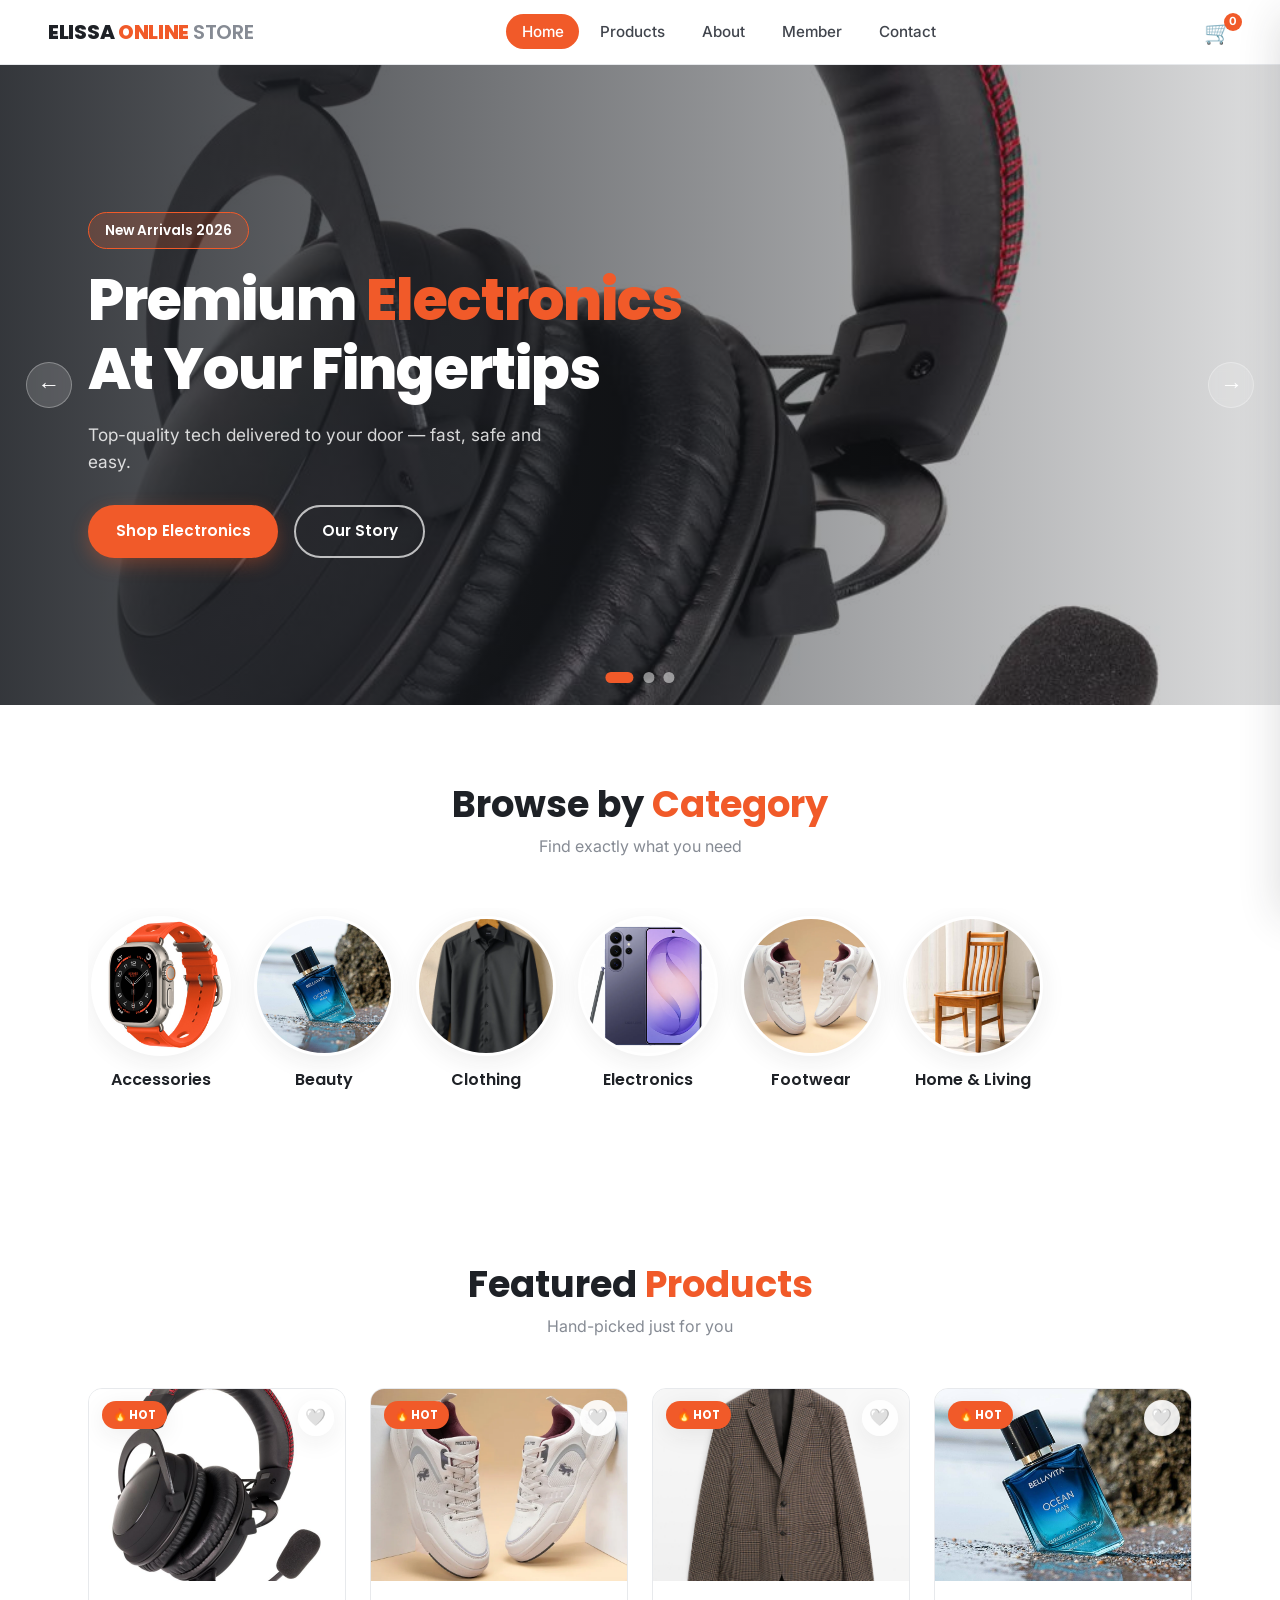
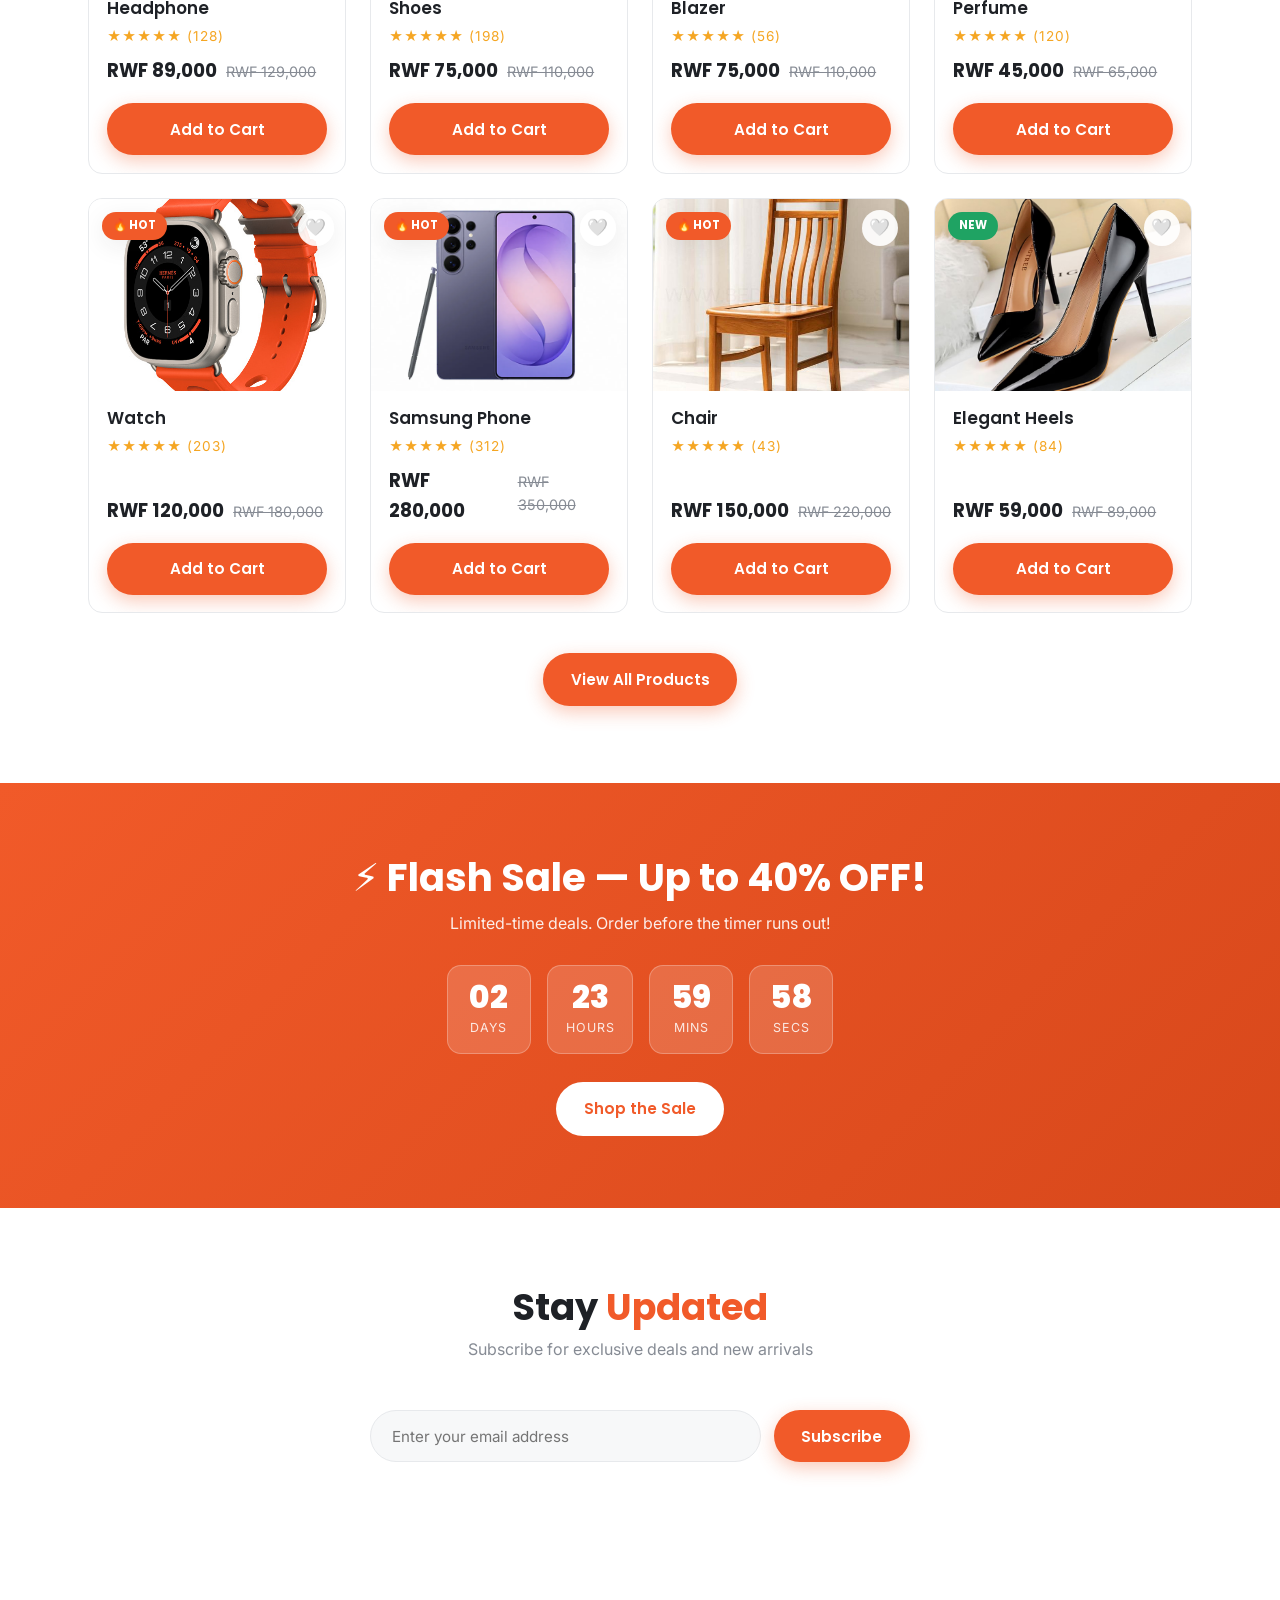
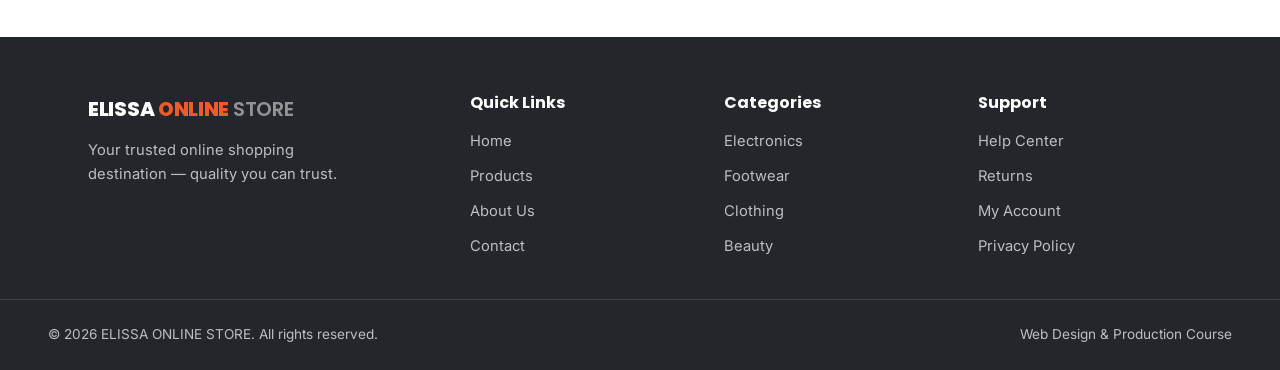
<file: index.html>
<!DOCTYPE html>
<html lang="en">
<head>
  <meta charset="UTF-8">
  <meta name="viewport" content="width=device-width, initial-scale=1.0">
  <title>ELISSA ONLINE STORE — Home</title>
  <link rel="stylesheet" href="css/global.css">
  <link rel="stylesheet" href="css/index.css">
</head>
<body>

  <!-- ===================== NAVBAR ===================== -->
  <nav class="navbar">
    <a href="index.html" class="logo">ELISSA <span>ONLINE</span> <em>STORE</em></a>

    <ul class="nav-links">
      <li><a href="index.html" class="active">Home</a></li>
      <li><a href="products.html">Products</a></li>
      <li><a href="about.html">About</a></li>
      <li><a href="member.html">Member</a></li>
      <li><a href="contact.html">Contact</a></li>
    </ul>

    <div class="nav-right">
      <a href="#" class="cart-icon" id="cartBtn" aria-label="Open cart">
        🛒<span class="cart-count">0</span>
      </a>
      <div class="hamburger" aria-label="Menu">
        <span></span><span></span><span></span>
      </div>
    </div>
  </nav>

  <!-- ===================== HERO SLIDER ===================== -->
  <section class="hero">
    <div class="hero-slides">

      <div class="hero-slide active" style="background-image: url('images/electronics/headphone.jpg')">
        <div class="hero-overlay"></div>
        <div class="hero-content">
          <span class="hero-tag">New Arrivals 2026</span>
          <h1>Premium <span>Electronics</span><br>At Your Fingertips</h1>
          <p>Top-quality tech delivered to your door — fast, safe and easy.</p>
          <div class="hero-btns">
            <a href="products.html?cat=electronics" class="btn btn-orange">Shop Electronics</a>
            <a href="about.html" class="btn btn-outline">Our Story</a>
          </div>
        </div>
      </div>

      <div class="hero-slide" style="background-image: url('images/footwear/shoes.webp')">
        <div class="hero-overlay"></div>
        <div class="hero-content">
          <span class="hero-tag">Trending Now</span>
          <h1>Step Into <span>Style</span><br>With Every Step</h1>
          <p>From boots to elegant heels — the perfect pair for every occasion.</p>
          <div class="hero-btns">
            <a href="products.html?cat=footwear" class="btn btn-orange">Shop Footwear</a>
            <a href="about.html" class="btn btn-outline">Learn More</a>
          </div>
        </div>
      </div>

      <div class="hero-slide" style="background-image: url('images/clothing/blazer.jpg')">
        <div class="hero-overlay"></div>
        <div class="hero-content">
          <span class="hero-tag">Fashion Collection</span>
          <h1>Dress To <span>Impress</span><br>Every Single Day</h1>
          <p>Modern, stylish and affordable clothing for everyone.</p>
          <div class="hero-btns">
            <a href="products.html?cat=clothing" class="btn btn-orange">Shop Clothing</a>
            <a href="about.html" class="btn btn-outline">Learn More</a>
          </div>
        </div>
      </div>

    </div>

    <!-- slide dots (wired in index.js) -->
    <div class="hero-dots">
      <span class="dot active" data-slide="0"></span>
      <span class="dot" data-slide="1"></span>
      <span class="dot" data-slide="2"></span>
    </div>

    <!-- slide arrows (wired in index.js) -->
    <button class="hero-arrow left" id="heroPrev" aria-label="Previous slide">&#8592;</button>
    <button class="hero-arrow right" id="heroNext" aria-label="Next slide">&#8594;</button>
  </section>

  <!-- ===================== BROWSE BY CATEGORY ===================== -->
  <section class="categories-section">
    <div class="section-title">
      <h2>Browse by <span>Category</span></h2>
      <p>Find exactly what you need</p>
    </div>

    <div class="categories-scroll">
      <a href="products.html?cat=accessories" class="cat-card">
        <div class="cat-img"><img src="images/accessories/watch.jpg" alt="Accessories"></div>
        <h3>Accessories</h3>
      </a>
      <a href="products.html?cat=beauty" class="cat-card">
        <div class="cat-img"><img src="images/beauty/perfume.jpg" alt="Beauty"></div>
        <h3>Beauty</h3>
      </a>
      <a href="products.html?cat=clothing" class="cat-card">
        <div class="cat-img"><img src="images/clothing/shirt.webp" alt="Clothing"></div>
        <h3>Clothing</h3>
      </a>
      <a href="products.html?cat=electronics" class="cat-card">
        <div class="cat-img"><img src="images/electronics/samsung.webp" alt="Electronics"></div>
        <h3>Electronics</h3>
      </a>
      <a href="products.html?cat=footwear" class="cat-card">
        <div class="cat-img"><img src="images/footwear/shoes.webp" alt="Footwear"></div>
        <h3>Footwear</h3>
      </a>
      <a href="products.html?cat=home" class="cat-card">
        <div class="cat-img"><img src="images/home&living/chair.jpg" alt="Home & Living"></div>
        <h3>Home &amp; Living</h3>
      </a>
    </div>
  </section>

  <!-- ===================== FEATURED PRODUCTS ===================== -->
  <section class="featured-section">
    <div class="section-title">
      <h2>Featured <span>Products</span></h2>
      <p>Hand-picked just for you</p>
    </div>

    <!-- Cards are generated by index.js from the catalog in global.js -->
    <div class="products-grid" id="featuredGrid"></div>

    <div class="featured-cta">
      <a href="products.html" class="btn btn-orange">View All Products</a>
    </div>
  </section>

  <!-- ===================== FLASH SALE / COUNTDOWN ===================== -->
  <section class="promo-section">
    <div class="promo-content">
      <h2>⚡ Flash Sale — Up to 40% OFF!</h2>
      <p>Limited-time deals. Order before the timer runs out!</p>
      <div class="countdown">
        <div class="cd-box"><span class="num" id="days">00</span><span class="lbl">Days</span></div>
        <div class="cd-box"><span class="num" id="hours">00</span><span class="lbl">Hours</span></div>
        <div class="cd-box"><span class="num" id="minutes">00</span><span class="lbl">Mins</span></div>
        <div class="cd-box"><span class="num" id="seconds">00</span><span class="lbl">Secs</span></div>
      </div>
      <a href="products.html" class="btn btn-white">Shop the Sale</a>
    </div>
  </section>

  <!-- ===================== NEWSLETTER ===================== -->
  <section class="newsletter-section">
    <div class="section-title">
      <h2>Stay <span>Updated</span></h2>
      <p>Subscribe for exclusive deals and new arrivals</p>
    </div>
    <form class="nl-form" id="newsletterForm" novalidate>
      <input type="email" id="nlEmail" placeholder="Enter your email address" required>
      <button type="submit" class="btn btn-orange">Subscribe</button>
    </form>
    <p class="nl-message" id="nlMessage"></p>
  </section>

  <!-- ===================== FOOTER ===================== -->
  <footer>
    <div class="footer-grid">
      <div class="footer-brand">
        <a href="index.html" class="logo">ELISSA <span>ONLINE</span> <em>STORE</em></a>
        <p>Your trusted online shopping destination — quality you can trust.</p>
      </div>
      <div class="footer-col">
        <h4>Quick Links</h4>
        <ul>
          <li><a href="index.html">Home</a></li>
          <li><a href="products.html">Products</a></li>
          <li><a href="about.html">About Us</a></li>
          <li><a href="contact.html">Contact</a></li>
        </ul>
      </div>
      <div class="footer-col">
        <h4>Categories</h4>
        <ul>
          <li><a href="products.html?cat=electronics">Electronics</a></li>
          <li><a href="products.html?cat=footwear">Footwear</a></li>
          <li><a href="products.html?cat=clothing">Clothing</a></li>
          <li><a href="products.html?cat=beauty">Beauty</a></li>
        </ul>
      </div>
      <div class="footer-col">
        <h4>Support</h4>
        <ul>
          <li><a href="contact.html">Help Center</a></li>
          <li><a href="contact.html">Returns</a></li>
          <li><a href="member.html">My Account</a></li>
          <li><a href="contact.html">Privacy Policy</a></li>
        </ul>
      </div>
    </div>
    <div class="footer-bottom">
      <p>© 2026 ELISSA ONLINE STORE. All rights reserved.</p>
      <p>Web Design &amp; Production Course</p>
    </div>
  </footer>

  <!-- ===================== SCRIPTS ===================== -->
  <script src="js/global.js"></script>
  <script src="js/index.js"></script>
</body>
</html>
</file>
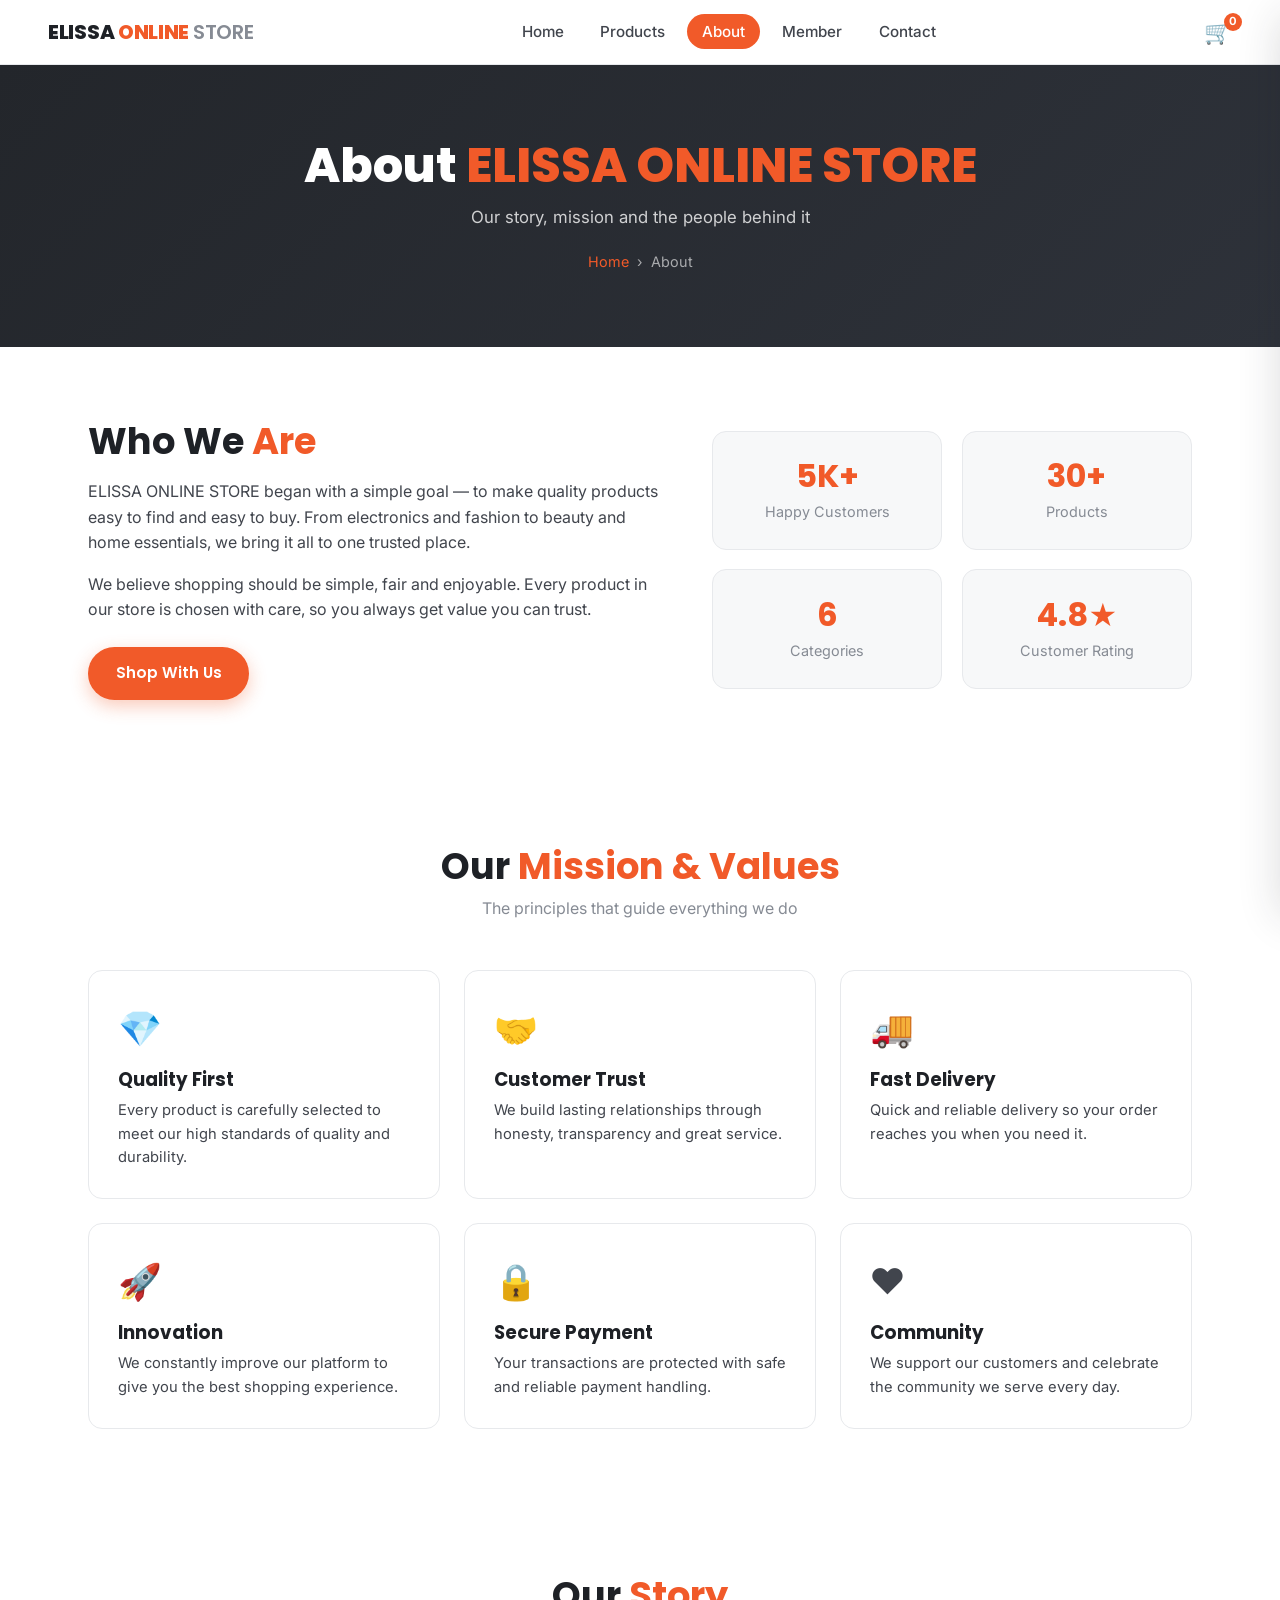
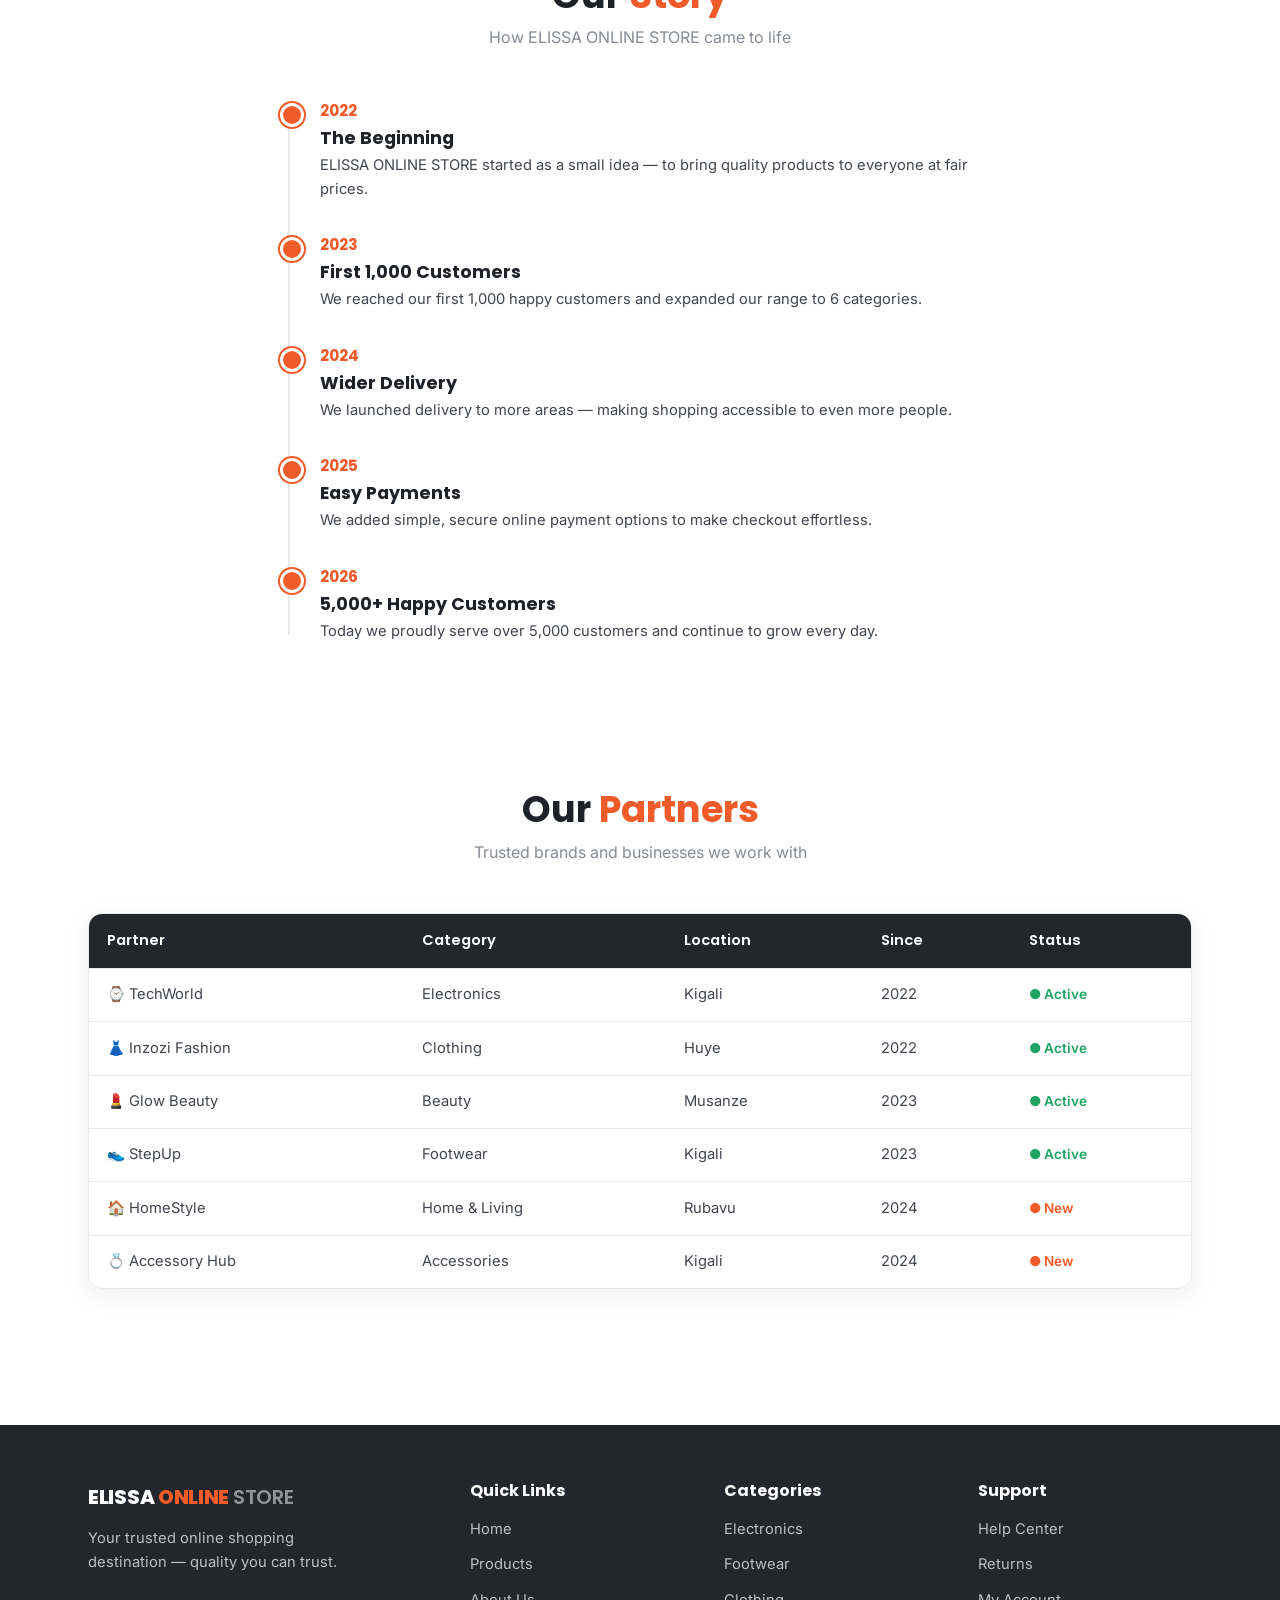
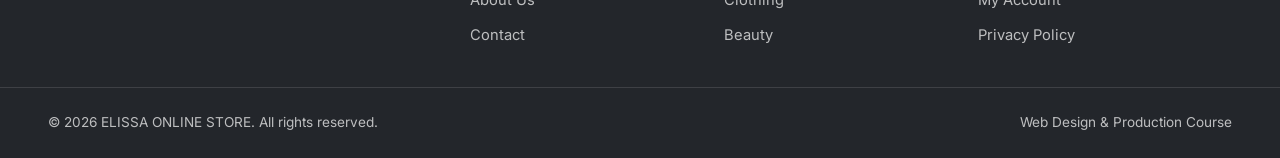
<file: about.html>
<!DOCTYPE html>
<html lang="en">
<head>
  <meta charset="UTF-8">
  <meta name="viewport" content="width=device-width, initial-scale=1.0">
  <title>ELISSA ONLINE STORE — About</title>
  <link rel="stylesheet" href="css/global.css">
  <link rel="stylesheet" href="css/about.css">
</head>
<body>

  <!-- ===================== NAVBAR ===================== -->
  <nav class="navbar">
    <a href="index.html" class="logo">ELISSA <span>ONLINE</span> <em>STORE</em></a>
    <ul class="nav-links">
      <li><a href="index.html">Home</a></li>
      <li><a href="products.html">Products</a></li>
      <li><a href="about.html" class="active">About</a></li>
      <li><a href="member.html">Member</a></li>
      <li><a href="contact.html">Contact</a></li>
    </ul>
    <div class="nav-right">
      <a href="#" class="cart-icon" id="cartBtn" aria-label="Open cart">
        🛒<span class="cart-count">0</span>
      </a>
      <div class="hamburger" aria-label="Menu">
        <span></span><span></span><span></span>
      </div>
    </div>
  </nav>

  <!-- ===================== PAGE HEADER ===================== -->
  <div class="page-header">
    <h1>About <span>ELISSA ONLINE STORE</span></h1>
    <p>Our story, mission and the people behind it</p>
    <div class="breadcrumb">
      <a href="index.html">Home</a>
      <span>›</span>
      <span>About</span>
    </div>
  </div>

  <!-- ===================== WHO WE ARE ===================== -->
  <section class="about-section reveal">
    <div class="about-grid">
      <div class="about-text">
        <h2>Who We <span>Are</span></h2>
        <p>ELISSA ONLINE STORE began with a simple goal — to make quality products easy to find and easy to buy. From electronics and fashion to beauty and home essentials, we bring it all to one trusted place.</p>
        <p>We believe shopping should be simple, fair and enjoyable. Every product in our store is chosen with care, so you always get value you can trust.</p>
        <a href="products.html" class="btn btn-orange">Shop With Us</a>
      </div>
      <div class="about-stats">
        <div class="stat-box"><h3>5K+</h3><p>Happy Customers</p></div>
        <div class="stat-box"><h3>30+</h3><p>Products</p></div>
        <div class="stat-box"><h3>6</h3><p>Categories</p></div>
        <div class="stat-box"><h3>4.8★</h3><p>Customer Rating</p></div>
      </div>
    </div>
  </section>

  <!-- ===================== MISSION & VALUES ===================== -->
  <section class="mission-section reveal">
    <div class="section-title">
      <h2>Our <span>Mission &amp; Values</span></h2>
      <p>The principles that guide everything we do</p>
    </div>
    <div class="mission-grid">
      <div class="mission-card">
        <div class="mission-icon">💎</div>
        <h3>Quality First</h3>
        <p>Every product is carefully selected to meet our high standards of quality and durability.</p>
      </div>
      <div class="mission-card">
        <div class="mission-icon">🤝</div>
        <h3>Customer Trust</h3>
        <p>We build lasting relationships through honesty, transparency and great service.</p>
      </div>
      <div class="mission-card">
        <div class="mission-icon">🚚</div>
        <h3>Fast Delivery</h3>
        <p>Quick and reliable delivery so your order reaches you when you need it.</p>
      </div>
      <div class="mission-card">
        <div class="mission-icon">🚀</div>
        <h3>Innovation</h3>
        <p>We constantly improve our platform to give you the best shopping experience.</p>
      </div>
      <div class="mission-card">
        <div class="mission-icon">🔒</div>
        <h3>Secure Payment</h3>
        <p>Your transactions are protected with safe and reliable payment handling.</p>
      </div>
      <div class="mission-card">
        <div class="mission-icon">❤️</div>
        <h3>Community</h3>
        <p>We support our customers and celebrate the community we serve every day.</p>
      </div>
    </div>
  </section>

  <!-- ===================== OUR STORY ===================== -->
  <section class="story-section reveal">
    <div class="section-title">
      <h2>Our <span>Story</span></h2>
      <p>How ELISSA ONLINE STORE came to life</p>
    </div>
    <div class="story-timeline">
      <div class="story-item">
        <div class="story-year">2022</div>
        <div class="story-text">
          <h4>The Beginning</h4>
          <p>ELISSA ONLINE STORE started as a small idea — to bring quality products to everyone at fair prices.</p>
        </div>
      </div>
      <div class="story-item">
        <div class="story-year">2023</div>
        <div class="story-text">
          <h4>First 1,000 Customers</h4>
          <p>We reached our first 1,000 happy customers and expanded our range to 6 categories.</p>
        </div>
      </div>
      <div class="story-item">
        <div class="story-year">2024</div>
        <div class="story-text">
          <h4>Wider Delivery</h4>
          <p>We launched delivery to more areas — making shopping accessible to even more people.</p>
        </div>
      </div>
      <div class="story-item">
        <div class="story-year">2025</div>
        <div class="story-text">
          <h4>Easy Payments</h4>
          <p>We added simple, secure online payment options to make checkout effortless.</p>
        </div>
      </div>
      <div class="story-item">
        <div class="story-year">2026</div>
        <div class="story-text">
          <h4>5,000+ Happy Customers</h4>
          <p>Today we proudly serve over 5,000 customers and continue to grow every day.</p>
        </div>
      </div>
    </div>
  </section>

  <!-- ===================== PARTNERS TABLE ===================== -->
  <section class="partners-section reveal">
    <div class="section-title">
      <h2>Our <span>Partners</span></h2>
      <p>Trusted brands and businesses we work with</p>
    </div>
    <div class="table-wrapper">
      <table class="partners-table">
        <thead>
          <tr>
            <th>Partner</th>
            <th>Category</th>
            <th>Location</th>
            <th>Since</th>
            <th>Status</th>
          </tr>
        </thead>
        <tbody>
          <tr>
            <td>⌚ TechWorld</td>
            <td>Electronics</td>
            <td>Kigali</td>
            <td>2022</td>
            <td><span class="status-active">● Active</span></td>
          </tr>
          <tr>
            <td>👗 Inzozi Fashion</td>
            <td>Clothing</td>
            <td>Huye</td>
            <td>2022</td>
            <td><span class="status-active">● Active</span></td>
          </tr>
          <tr>
            <td>💄 Glow Beauty</td>
            <td>Beauty</td>
            <td>Musanze</td>
            <td>2023</td>
            <td><span class="status-active">● Active</span></td>
          </tr>
          <tr>
            <td>👟 StepUp</td>
            <td>Footwear</td>
            <td>Kigali</td>
            <td>2023</td>
            <td><span class="status-active">● Active</span></td>
          </tr>
          <tr>
            <td>🏠 HomeStyle</td>
            <td>Home &amp; Living</td>
            <td>Rubavu</td>
            <td>2024</td>
            <td><span class="status-new">● New</span></td>
          </tr>
          <tr>
            <td>💍 Accessory Hub</td>
            <td>Accessories</td>
            <td>Kigali</td>
            <td>2024</td>
            <td><span class="status-new">● New</span></td>
          </tr>
        </tbody>
      </table>
    </div>
  </section>

  <!-- ===================== FOOTER ===================== -->
  <footer>
    <div class="footer-grid">
      <div class="footer-brand">
        <a href="index.html" class="logo">ELISSA <span>ONLINE</span> <em>STORE</em></a>
        <p>Your trusted online shopping destination — quality you can trust.</p>
      </div>
      <div class="footer-col">
        <h4>Quick Links</h4>
        <ul>
          <li><a href="index.html">Home</a></li>
          <li><a href="products.html">Products</a></li>
          <li><a href="about.html">About Us</a></li>
          <li><a href="contact.html">Contact</a></li>
        </ul>
      </div>
      <div class="footer-col">
        <h4>Categories</h4>
        <ul>
          <li><a href="products.html?cat=electronics">Electronics</a></li>
          <li><a href="products.html?cat=footwear">Footwear</a></li>
          <li><a href="products.html?cat=clothing">Clothing</a></li>
          <li><a href="products.html?cat=beauty">Beauty</a></li>
        </ul>
      </div>
      <div class="footer-col">
        <h4>Support</h4>
        <ul>
          <li><a href="contact.html">Help Center</a></li>
          <li><a href="contact.html">Returns</a></li>
          <li><a href="member.html">My Account</a></li>
          <li><a href="contact.html">Privacy Policy</a></li>
        </ul>
      </div>
    </div>
    <div class="footer-bottom">
      <p>© 2026 ELISSA ONLINE STORE. All rights reserved.</p>
      <p>Web Design &amp; Production Course</p>
    </div>
  </footer>

  <!-- ===================== SCRIPTS ===================== -->
  <script src="js/global.js"></script>
  <script src="js/about.js"></script>
</body>
</html>
</file>
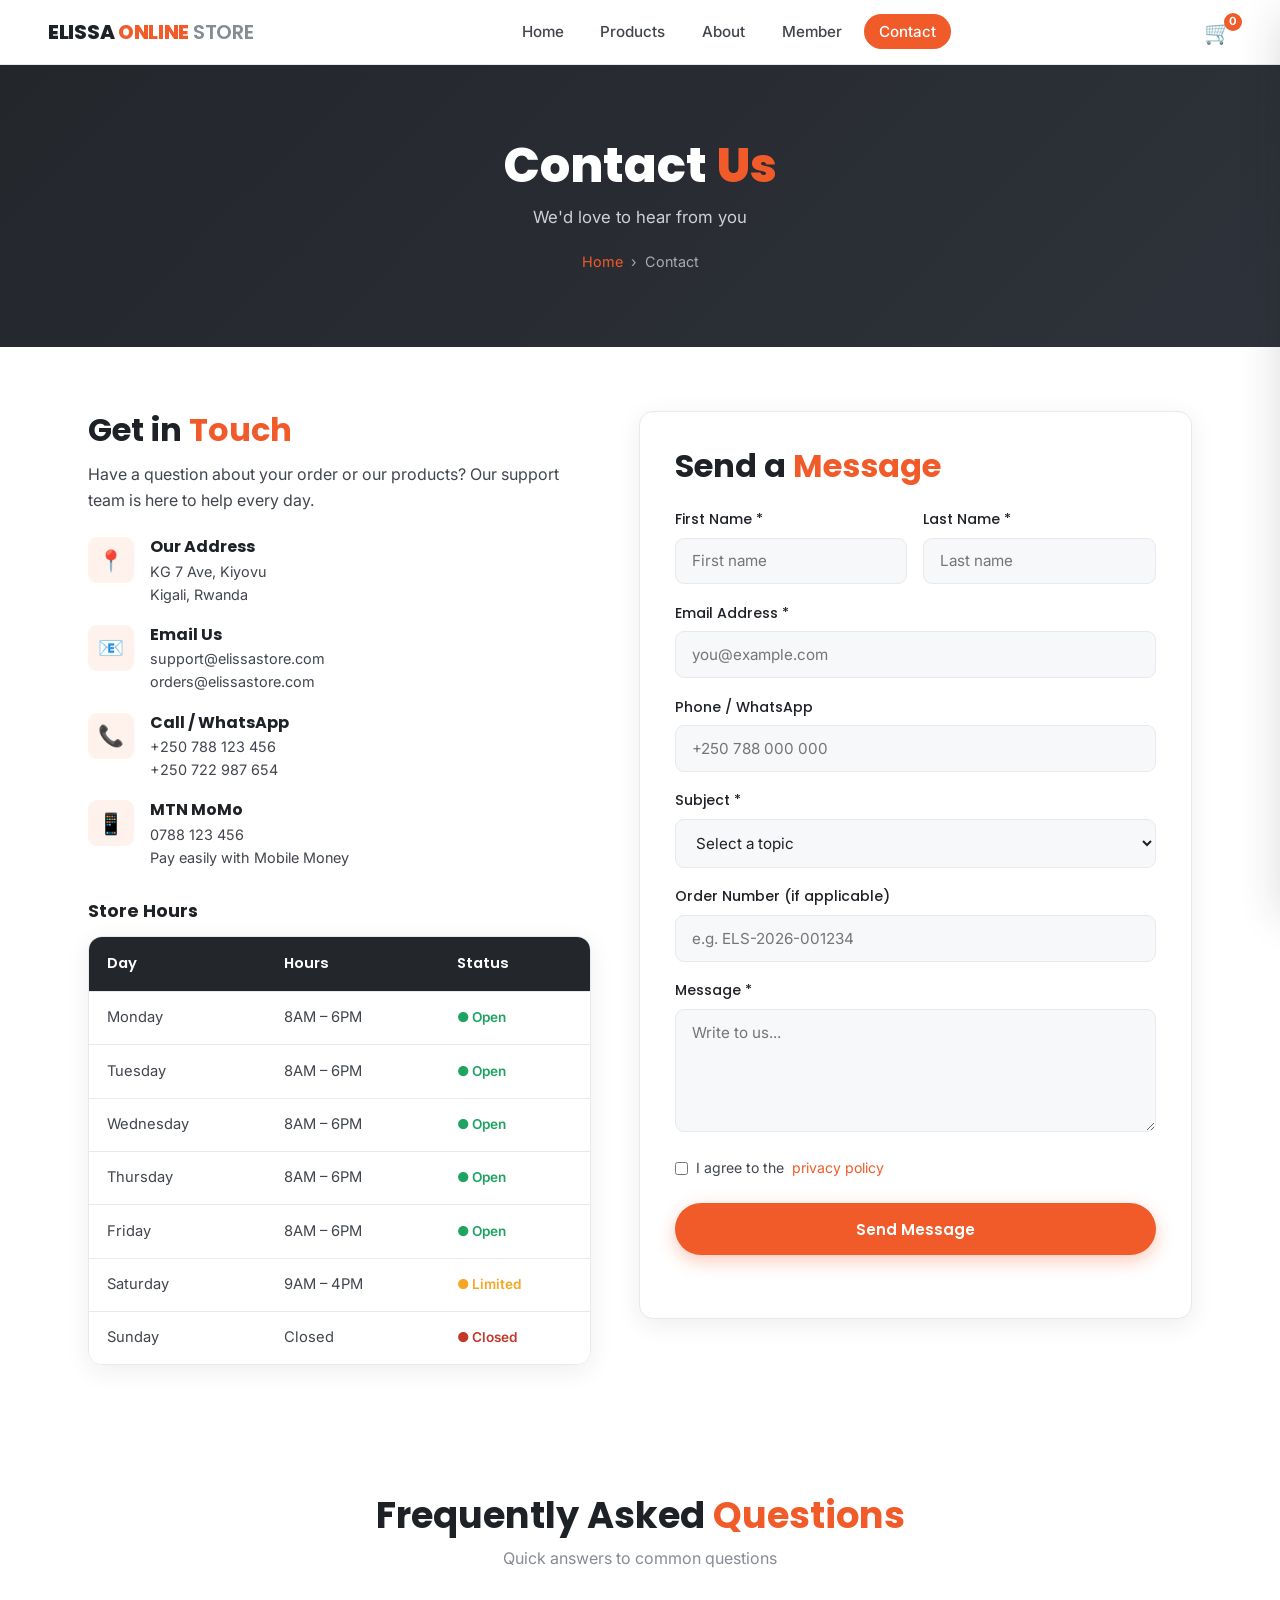
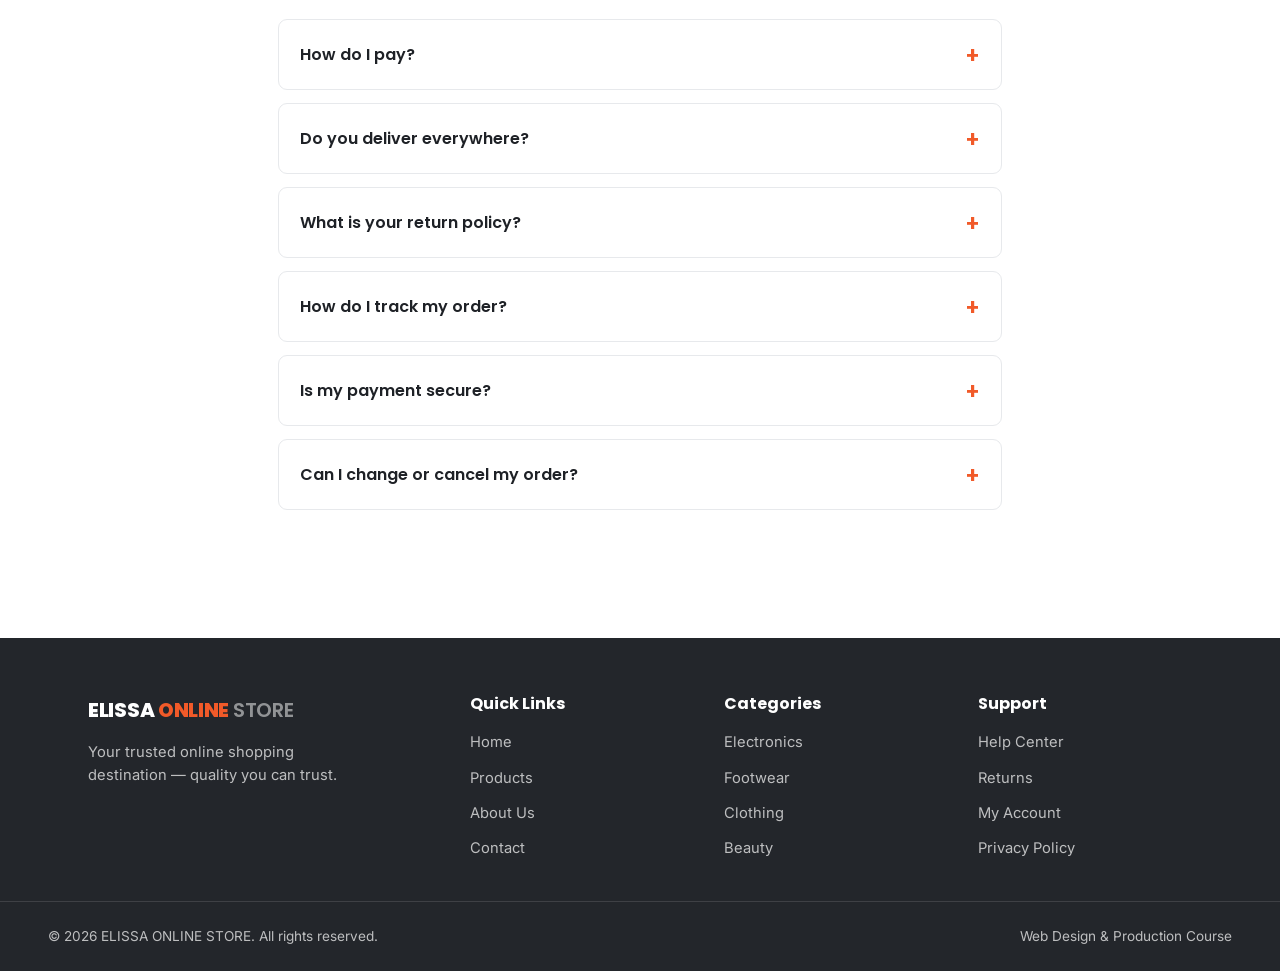
<file: contact.html>
<!DOCTYPE html>
<html lang="en">
<head>
  <meta charset="UTF-8">
  <meta name="viewport" content="width=device-width, initial-scale=1.0">
  <title>ELISSA ONLINE STORE — Contact</title>
  <link rel="stylesheet" href="css/global.css">
  <link rel="stylesheet" href="css/contact.css">
</head>
<body>

  <!-- ===================== NAVBAR ===================== -->
  <nav class="navbar">
    <a href="index.html" class="logo">ELISSA <span>ONLINE</span> <em>STORE</em></a>
    <ul class="nav-links">
      <li><a href="index.html">Home</a></li>
      <li><a href="products.html">Products</a></li>
      <li><a href="about.html">About</a></li>
      <li><a href="member.html">Member</a></li>
      <li><a href="contact.html" class="active">Contact</a></li>
    </ul>
    <div class="nav-right">
      <a href="#" class="cart-icon" id="cartBtn" aria-label="Open cart">
        🛒<span class="cart-count">0</span>
      </a>
      <div class="hamburger" aria-label="Menu">
        <span></span><span></span><span></span>
      </div>
    </div>
  </nav>

  <!-- ===================== PAGE HEADER ===================== -->
  <div class="page-header">
    <h1>Contact <span>Us</span></h1>
    <p>We'd love to hear from you</p>
    <div class="breadcrumb">
      <a href="index.html">Home</a>
      <span>›</span>
      <span>Contact</span>
    </div>
  </div>

  <!-- ===================== CONTACT MAIN ===================== -->
  <section class="contact-section">
    <div class="contact-grid">

      <!-- LEFT — INFO -->
      <div class="contact-info">
        <h2>Get in <span>Touch</span></h2>
        <p>Have a question about your order or our products? Our support team is here to help every day.</p>

        <div class="contact-item">
          <div class="contact-icon">📍</div>
          <div>
            <h4>Our Address</h4>
            <p>KG 7 Ave, Kiyovu<br>Kigali, Rwanda</p>
          </div>
        </div>

        <div class="contact-item">
          <div class="contact-icon">📧</div>
          <div>
            <h4>Email Us</h4>
            <p>support@elissastore.com<br>orders@elissastore.com</p>
          </div>
        </div>

        <div class="contact-item">
          <div class="contact-icon">📞</div>
          <div>
            <h4>Call / WhatsApp</h4>
            <p>+250 788 123 456<br>+250 722 987 654</p>
          </div>
        </div>

        <div class="contact-item">
          <div class="contact-icon">📱</div>
          <div>
            <h4>MTN MoMo</h4>
            <p>0788 123 456<br>Pay easily with Mobile Money</p>
          </div>
        </div>

        <!-- STORE HOURS TABLE -->
        <div class="hours-wrapper">
          <h3>Store Hours</h3>
          <div class="table-wrapper">
            <table class="hours-table">
              <thead>
                <tr><th>Day</th><th>Hours</th><th>Status</th></tr>
              </thead>
              <tbody>
                <tr><td>Monday</td><td>8AM – 6PM</td><td><span class="status-open">● Open</span></td></tr>
                <tr><td>Tuesday</td><td>8AM – 6PM</td><td><span class="status-open">● Open</span></td></tr>
                <tr><td>Wednesday</td><td>8AM – 6PM</td><td><span class="status-open">● Open</span></td></tr>
                <tr><td>Thursday</td><td>8AM – 6PM</td><td><span class="status-open">● Open</span></td></tr>
                <tr><td>Friday</td><td>8AM – 6PM</td><td><span class="status-open">● Open</span></td></tr>
                <tr><td>Saturday</td><td>9AM – 4PM</td><td><span class="status-limited">● Limited</span></td></tr>
                <tr><td>Sunday</td><td>Closed</td><td><span class="status-closed">● Closed</span></td></tr>
              </tbody>
            </table>
          </div>
        </div>

      </div>

      <!-- RIGHT — FORM -->
      <div class="contact-form-wrapper">
        <h2>Send a <span>Message</span></h2>

        <form id="contactForm" novalidate>
          <div class="form-row-2">
            <div class="form-group">
              <label>First Name *</label>
              <input type="text" id="contactFirstName" placeholder="First name">
            </div>
            <div class="form-group">
              <label>Last Name *</label>
              <input type="text" id="contactLastName" placeholder="Last name">
            </div>
          </div>

          <div class="form-group">
            <label>Email Address *</label>
            <input type="email" id="contactEmail" placeholder="you@example.com">
          </div>

          <div class="form-group">
            <label>Phone / WhatsApp</label>
            <input type="tel" id="contactPhone" placeholder="+250 788 000 000">
          </div>

          <div class="form-group">
            <label>Subject *</label>
            <select id="contactSubject">
              <option value="">Select a topic</option>
              <option value="order">Order Status</option>
              <option value="return">Return / Refund</option>
              <option value="product">Product Question</option>
              <option value="delivery">Delivery Issue</option>
              <option value="payment">Payment Help</option>
              <option value="general">General Inquiry</option>
            </select>
          </div>

          <div class="form-group">
            <label>Order Number (if applicable)</label>
            <input type="text" id="contactOrder" placeholder="e.g. ELS-2026-001234">
          </div>

          <div class="form-group">
            <label>Message *</label>
            <textarea id="contactMessage" placeholder="Write to us..." rows="5"></textarea>
          </div>

          <div class="form-group">
            <label class="checkbox-label">
              <input type="checkbox" id="contactAgree">
              I agree to the <a href="#">privacy policy</a>
            </label>
          </div>

          <button type="submit" class="btn btn-orange contact-submit">Send Message</button>
          <p class="form-message" id="formMessage"></p>
        </form>
      </div>

    </div>
  </section>

  <!-- ===================== FAQ ===================== -->
  <section class="faq-section">
    <div class="section-title">
      <h2>Frequently Asked <span>Questions</span></h2>
      <p>Quick answers to common questions</p>
    </div>
    <div class="faq-list">

      <div class="faq-item">
        <button class="faq-question" type="button">
          <span>How do I pay?</span>
          <span class="faq-icon">+</span>
        </button>
        <div class="faq-answer">
          <p>We accept MTN Mobile Money, Airtel Money, Visa/Mastercard and cash on delivery.</p>
        </div>
      </div>

      <div class="faq-item">
        <button class="faq-question" type="button">
          <span>Do you deliver everywhere?</span>
          <span class="faq-icon">+</span>
        </button>
        <div class="faq-answer">
          <p>Yes! We deliver nationwide. Kigali delivery takes 1–2 days, other areas 2–4 days.</p>
        </div>
      </div>

      <div class="faq-item">
        <button class="faq-question" type="button">
          <span>What is your return policy?</span>
          <span class="faq-icon">+</span>
        </button>
        <div class="faq-answer">
          <p>We offer a 7-day return policy on all unused items in their original packaging.</p>
        </div>
      </div>

      <div class="faq-item">
        <button class="faq-question" type="button">
          <span>How do I track my order?</span>
          <span class="faq-icon">+</span>
        </button>
        <div class="faq-answer">
          <p>Once shipped, you receive an SMS with a tracking code, and you can check your member account.</p>
        </div>
      </div>

      <div class="faq-item">
        <button class="faq-question" type="button">
          <span>Is my payment secure?</span>
          <span class="faq-icon">+</span>
        </button>
        <div class="faq-answer">
          <p>Absolutely. All payments are processed securely and your details are kept safe.</p>
        </div>
      </div>

      <div class="faq-item">
        <button class="faq-question" type="button">
          <span>Can I change or cancel my order?</span>
          <span class="faq-icon">+</span>
        </button>
        <div class="faq-answer">
          <p>Yes — you can change or cancel within 2 hours of placing it. Contact us right away.</p>
        </div>
      </div>

    </div>
  </section>

  <!-- ===================== FOOTER ===================== -->
  <footer>
    <div class="footer-grid">
      <div class="footer-brand">
        <a href="index.html" class="logo">ELISSA <span>ONLINE</span> <em>STORE</em></a>
        <p>Your trusted online shopping destination — quality you can trust.</p>
      </div>
      <div class="footer-col">
        <h4>Quick Links</h4>
        <ul>
          <li><a href="index.html">Home</a></li>
          <li><a href="products.html">Products</a></li>
          <li><a href="about.html">About Us</a></li>
          <li><a href="contact.html">Contact</a></li>
        </ul>
      </div>
      <div class="footer-col">
        <h4>Categories</h4>
        <ul>
          <li><a href="products.html?cat=electronics">Electronics</a></li>
          <li><a href="products.html?cat=footwear">Footwear</a></li>
          <li><a href="products.html?cat=clothing">Clothing</a></li>
          <li><a href="products.html?cat=beauty">Beauty</a></li>
        </ul>
      </div>
      <div class="footer-col">
        <h4>Support</h4>
        <ul>
          <li><a href="contact.html">Help Center</a></li>
          <li><a href="contact.html">Returns</a></li>
          <li><a href="member.html">My Account</a></li>
          <li><a href="contact.html">Privacy Policy</a></li>
        </ul>
      </div>
    </div>
    <div class="footer-bottom">
      <p>© 2026 ELISSA ONLINE STORE. All rights reserved.</p>
      <p>Web Design &amp; Production Course</p>
    </div>
  </footer>

  <!-- ===================== SCRIPTS ===================== -->
  <script src="js/global.js"></script>
  <script src="js/contact.js"></script>
</body>
</html>
</file>
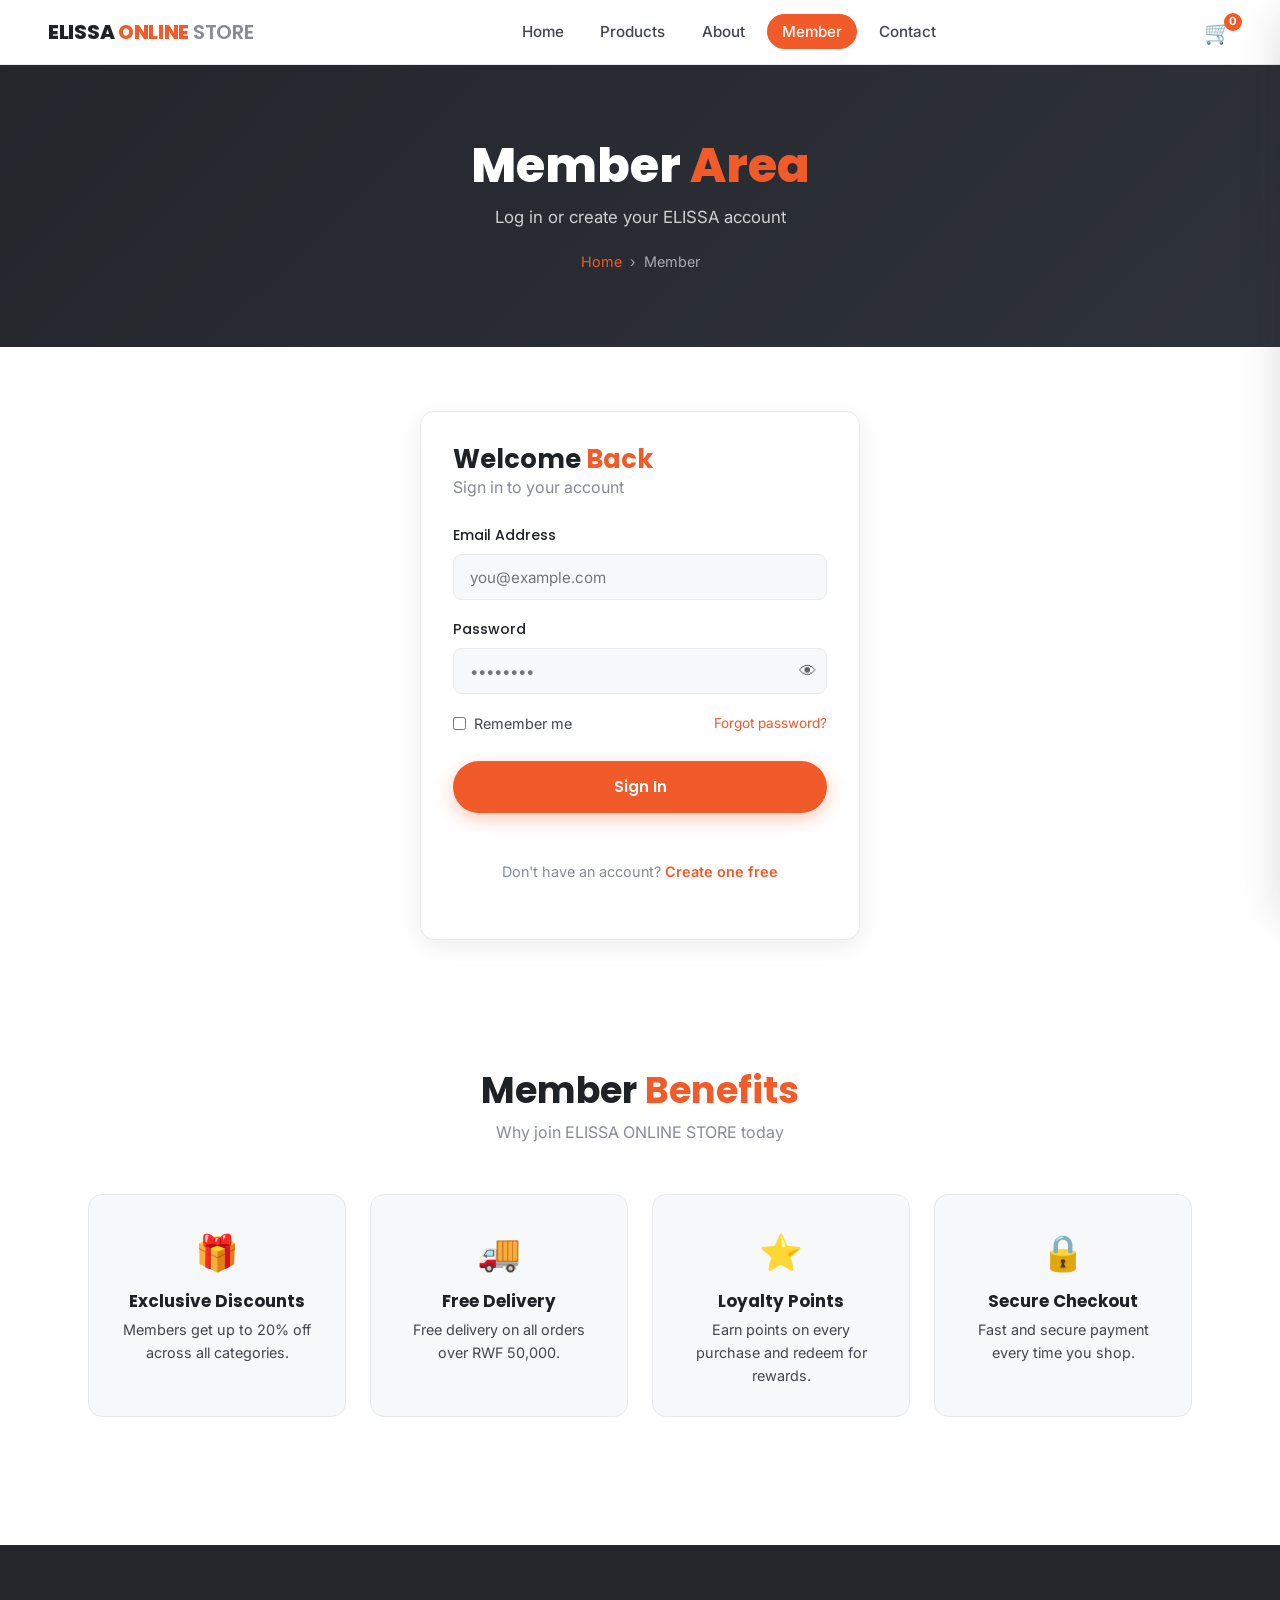
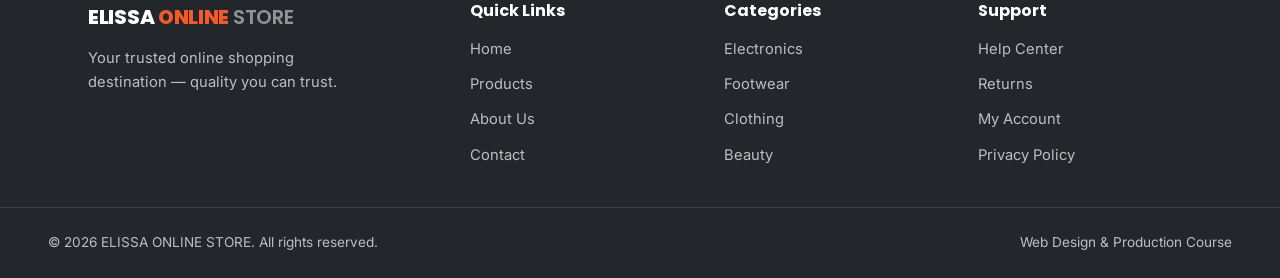
<file: member.html>
<!DOCTYPE html>
<html lang="en">
<head>
  <meta charset="UTF-8">
  <meta name="viewport" content="width=device-width, initial-scale=1.0">
  <title>ELISSA ONLINE STORE — Member</title>
  <link rel="stylesheet" href="css/global.css">
  <link rel="stylesheet" href="css/member.css">
</head>
<body>

  <!-- ===================== NAVBAR ===================== -->
  <nav class="navbar">
    <a href="index.html" class="logo">ELISSA <span>ONLINE</span> <em>STORE</em></a>
    <ul class="nav-links">
      <li><a href="index.html">Home</a></li>
      <li><a href="products.html">Products</a></li>
      <li><a href="about.html">About</a></li>
      <li><a href="member.html" class="active">Member</a></li>
      <li><a href="contact.html">Contact</a></li>
    </ul>
    <div class="nav-right">
      <a href="#" class="cart-icon" id="cartBtn" aria-label="Open cart">
        🛒<span class="cart-count">0</span>
      </a>
      <div class="hamburger" aria-label="Menu">
        <span></span><span></span><span></span>
      </div>
    </div>
  </nav>

  <!-- ===================== AUTH SECTION (logged out) ===================== -->
  <div id="authSection">

    <div class="page-header">
      <h1>Member <span>Area</span></h1>
      <p>Log in or create your ELISSA account</p>
      <div class="breadcrumb">
        <a href="index.html">Home</a>
        <span>›</span>
        <span>Member</span>
      </div>
    </div>

    <section class="auth-section">
      <div class="auth-grid">

        <!-- LOGIN -->
        <div class="auth-box" id="loginBox">
          <h2>Welcome <span>Back</span></h2>
          <p>Sign in to your account</p>

          <div class="form-group">
            <label>Email Address</label>
            <input type="email" id="loginEmail" placeholder="you@example.com">
          </div>

          <div class="form-group">
            <label>Password</label>
            <div class="password-wrap">
              <input type="password" id="loginPassword" placeholder="••••••••">
              <button type="button" class="toggle-pw" data-target="loginPassword">👁</button>
            </div>
          </div>

          <div class="form-row">
            <label class="checkbox-label"><input type="checkbox"> Remember me</label>
            <a href="#" class="forgot-link">Forgot password?</a>
          </div>

          <button class="btn btn-orange auth-btn" id="loginBtn">Sign In</button>
          <p class="auth-error" id="loginError"></p>

          <p class="switch-auth">
            Don't have an account?
            <a href="#" id="showRegisterLink">Create one free</a>
          </p>
        </div>

        <!-- REGISTER -->
        <div class="auth-box" id="registerBox" hidden>
          <h2>Create <span>Your Account</span></h2>
          <p>Join free and start shopping!</p>

          <div class="form-row-2">
            <div class="form-group">
              <label>First Name</label>
              <input type="text" id="regFirstName" placeholder="First name">
            </div>
            <div class="form-group">
              <label>Last Name</label>
              <input type="text" id="regLastName" placeholder="Last name">
            </div>
          </div>

          <div class="form-group">
            <label>Email Address</label>
            <input type="email" id="regEmail" placeholder="you@example.com">
          </div>

          <div class="form-group">
            <label>Phone</label>
            <input type="tel" id="regPhone" placeholder="+250 788 000 000">
          </div>

          <div class="form-group">
            <label>Password</label>
            <div class="password-wrap">
              <input type="password" id="regPassword" placeholder="Create a strong password">
              <button type="button" class="toggle-pw" data-target="regPassword">👁</button>
            </div>
          </div>

          <div class="form-group">
            <label>Confirm Password</label>
            <div class="password-wrap">
              <input type="password" id="regConfirm" placeholder="Repeat your password">
              <button type="button" class="toggle-pw" data-target="regConfirm">👁</button>
            </div>
          </div>

          <div class="form-group">
            <label class="checkbox-label">
              <input type="checkbox" id="termsCheck">
              I agree to the <a href="#">Terms</a> and <a href="#">Privacy Policy</a>
            </label>
          </div>

          <button class="btn btn-orange auth-btn" id="registerBtn">Create Account</button>
          <p class="auth-error" id="registerError"></p>

          <p class="switch-auth">
            Already have an account?
            <a href="#" id="showLoginLink">Sign in here</a>
          </p>
        </div>

      </div>
    </section>

    <!-- MEMBER BENEFITS -->
    <section class="benefits-section">
      <div class="section-title">
        <h2>Member <span>Benefits</span></h2>
        <p>Why join ELISSA ONLINE STORE today</p>
      </div>
      <div class="benefits-grid">
        <div class="benefit-card">
          <div class="benefit-icon">🎁</div>
          <h4>Exclusive Discounts</h4>
          <p>Members get up to 20% off across all categories.</p>
        </div>
        <div class="benefit-card">
          <div class="benefit-icon">🚚</div>
          <h4>Free Delivery</h4>
          <p>Free delivery on all orders over RWF 50,000.</p>
        </div>
        <div class="benefit-card">
          <div class="benefit-icon">⭐</div>
          <h4>Loyalty Points</h4>
          <p>Earn points on every purchase and redeem for rewards.</p>
        </div>
        <div class="benefit-card">
          <div class="benefit-icon">🔒</div>
          <h4>Secure Checkout</h4>
          <p>Fast and secure payment every time you shop.</p>
        </div>
      </div>
    </section>

  </div>
  <!-- END AUTH SECTION -->

  <!-- ===================== DASHBOARD SECTION (logged in) ===================== -->
  <div id="dashboardSection" hidden>
    <div class="dashboard-wrapper">

      <!-- SIDEBAR -->
      <aside class="dashboard-sidebar">
        <div class="profile-summary">
          <div class="profile-avatar">👤</div>
          <h3 id="sidebarName">Member</h3>
          <p id="sidebarEmail">member@example.com</p>
        </div>
        <ul class="dashboard-menu">
          <li><a href="#" class="menu-item active" data-tab="profile">👤 My Profile</a></li>
          <li><a href="#" class="menu-item" data-tab="orders">📦 My Orders</a></li>
          <li><a href="#" class="menu-item" data-tab="cart">🛒 My Cart</a></li>
          <li><a href="#" class="menu-item" data-tab="settings">⚙️ Settings</a></li>
          <li><a href="#" class="menu-item logout" id="logoutBtn">🚪 Logout</a></li>
        </ul>
      </aside>

      <!-- CONTENT -->
      <main class="dashboard-content">

        <!-- PROFILE TAB -->
        <div id="tab-profile" class="tab-content">
          <h2>My <span>Profile</span></h2>
          <div class="profile-details">
            <div class="detail-item">
              <span class="detail-label">Full Name</span>
              <span class="detail-value" id="detailName">Member</span>
            </div>
            <div class="detail-item">
              <span class="detail-label">Email</span>
              <span class="detail-value" id="detailEmail">member@example.com</span>
            </div>
            <div class="detail-item">
              <span class="detail-label">Phone</span>
              <span class="detail-value" id="detailPhone">—</span>
            </div>
            <div class="detail-item">
              <span class="detail-label">Location</span>
              <span class="detail-value">Kigali, Rwanda</span>
            </div>
            <div class="detail-item">
              <span class="detail-label">Member Since</span>
              <span class="detail-value">January 2026</span>
            </div>
          </div>
        </div>

        <!-- ORDERS TAB -->
        <div id="tab-orders" class="tab-content" hidden>
          <h2>My <span>Orders</span></h2>
          <div class="table-wrapper">
            <table class="orders-table">
              <thead>
                <tr>
                  <th>Order ID</th>
                  <th>Product</th>
                  <th>Amount</th>
                  <th>Date</th>
                  <th>Status</th>
                </tr>
              </thead>
              <tbody>
                <tr>
                  <td>#ELS-2026-001</td><td>Headphone</td><td>RWF 89,000</td>
                  <td>Jan 5, 2026</td><td><span class="status-delivered">✅ Delivered</span></td>
                </tr>
                <tr>
                  <td>#ELS-2026-002</td><td>Blazer</td><td>RWF 75,000</td>
                  <td>Feb 12, 2026</td><td><span class="status-delivered">✅ Delivered</span></td>
                </tr>
                <tr>
                  <td>#ELS-2026-003</td><td>Samsung Phone</td><td>RWF 280,000</td>
                  <td>Mar 20, 2026</td><td><span class="status-transit">🚚 On the Way</span></td>
                </tr>
                <tr>
                  <td>#ELS-2026-004</td><td>Perfume</td><td>RWF 45,000</td>
                  <td>Apr 8, 2026</td><td><span class="status-processing">⏳ Processing</span></td>
                </tr>
              </tbody>
            </table>
          </div>
        </div>

        <!-- CART TAB -->
        <div id="tab-cart" class="tab-content" hidden>
          <h2>My <span>Cart</span></h2>
          <!-- Filled by member.js from the shared cart -->
          <div id="dashboardCart"></div>
        </div>

        <!-- SETTINGS TAB -->
        <div id="tab-settings" class="tab-content" hidden>
          <h2>Account <span>Settings</span></h2>

          <div class="settings-card">
            <h3>Edit Profile</h3>
            <div class="form-row-2">
              <div class="form-group">
                <label>First Name</label>
                <input type="text" id="settingsFirstName" placeholder="First name">
              </div>
              <div class="form-group">
                <label>Last Name</label>
                <input type="text" id="settingsLastName" placeholder="Last name">
              </div>
            </div>
            <div class="form-group">
              <label>Email Address</label>
              <input type="email" id="settingsEmail" placeholder="Email">
            </div>
            <div class="form-group">
              <label>Phone Number</label>
              <input type="tel" id="settingsPhone" placeholder="Phone">
            </div>
            <button class="btn btn-orange" id="saveSettingsBtn">Save Changes</button>
            <p class="settings-message" id="settingsMessage"></p>
          </div>

          <div class="settings-card">
            <h3>Notifications</h3>
            <div class="toggle-item">
              <span>Order updates</span>
              <label class="toggle-switch">
                <input type="checkbox" checked><span class="toggle-slider"></span>
              </label>
            </div>
            <div class="toggle-item">
              <span>Promotional offers</span>
              <label class="toggle-switch">
                <input type="checkbox" checked><span class="toggle-slider"></span>
              </label>
            </div>
            <div class="toggle-item">
              <span>New arrivals</span>
              <label class="toggle-switch">
                <input type="checkbox"><span class="toggle-slider"></span>
              </label>
            </div>
          </div>

        </div>

      </main>
    </div>
  </div>
  <!-- END DASHBOARD SECTION -->

  <!-- ===================== FOOTER ===================== -->
  <footer>
    <div class="footer-grid">
      <div class="footer-brand">
        <a href="index.html" class="logo">ELISSA <span>ONLINE</span> <em>STORE</em></a>
        <p>Your trusted online shopping destination — quality you can trust.</p>
      </div>
      <div class="footer-col">
        <h4>Quick Links</h4>
        <ul>
          <li><a href="index.html">Home</a></li>
          <li><a href="products.html">Products</a></li>
          <li><a href="about.html">About Us</a></li>
          <li><a href="contact.html">Contact</a></li>
        </ul>
      </div>
      <div class="footer-col">
        <h4>Categories</h4>
        <ul>
          <li><a href="products.html?cat=electronics">Electronics</a></li>
          <li><a href="products.html?cat=footwear">Footwear</a></li>
          <li><a href="products.html?cat=clothing">Clothing</a></li>
          <li><a href="products.html?cat=beauty">Beauty</a></li>
        </ul>
      </div>
      <div class="footer-col">
        <h4>Support</h4>
        <ul>
          <li><a href="contact.html">Help Center</a></li>
          <li><a href="contact.html">Returns</a></li>
          <li><a href="member.html">My Account</a></li>
          <li><a href="contact.html">Privacy Policy</a></li>
        </ul>
      </div>
    </div>
    <div class="footer-bottom">
      <p>© 2026 ELISSA ONLINE STORE. All rights reserved.</p>
      <p>Web Design &amp; Production Course</p>
    </div>
  </footer>

  <!-- ===================== SCRIPTS ===================== -->
  <script src="js/global.js"></script>
  <script src="js/member.js"></script>
</body>
</html>
</file>
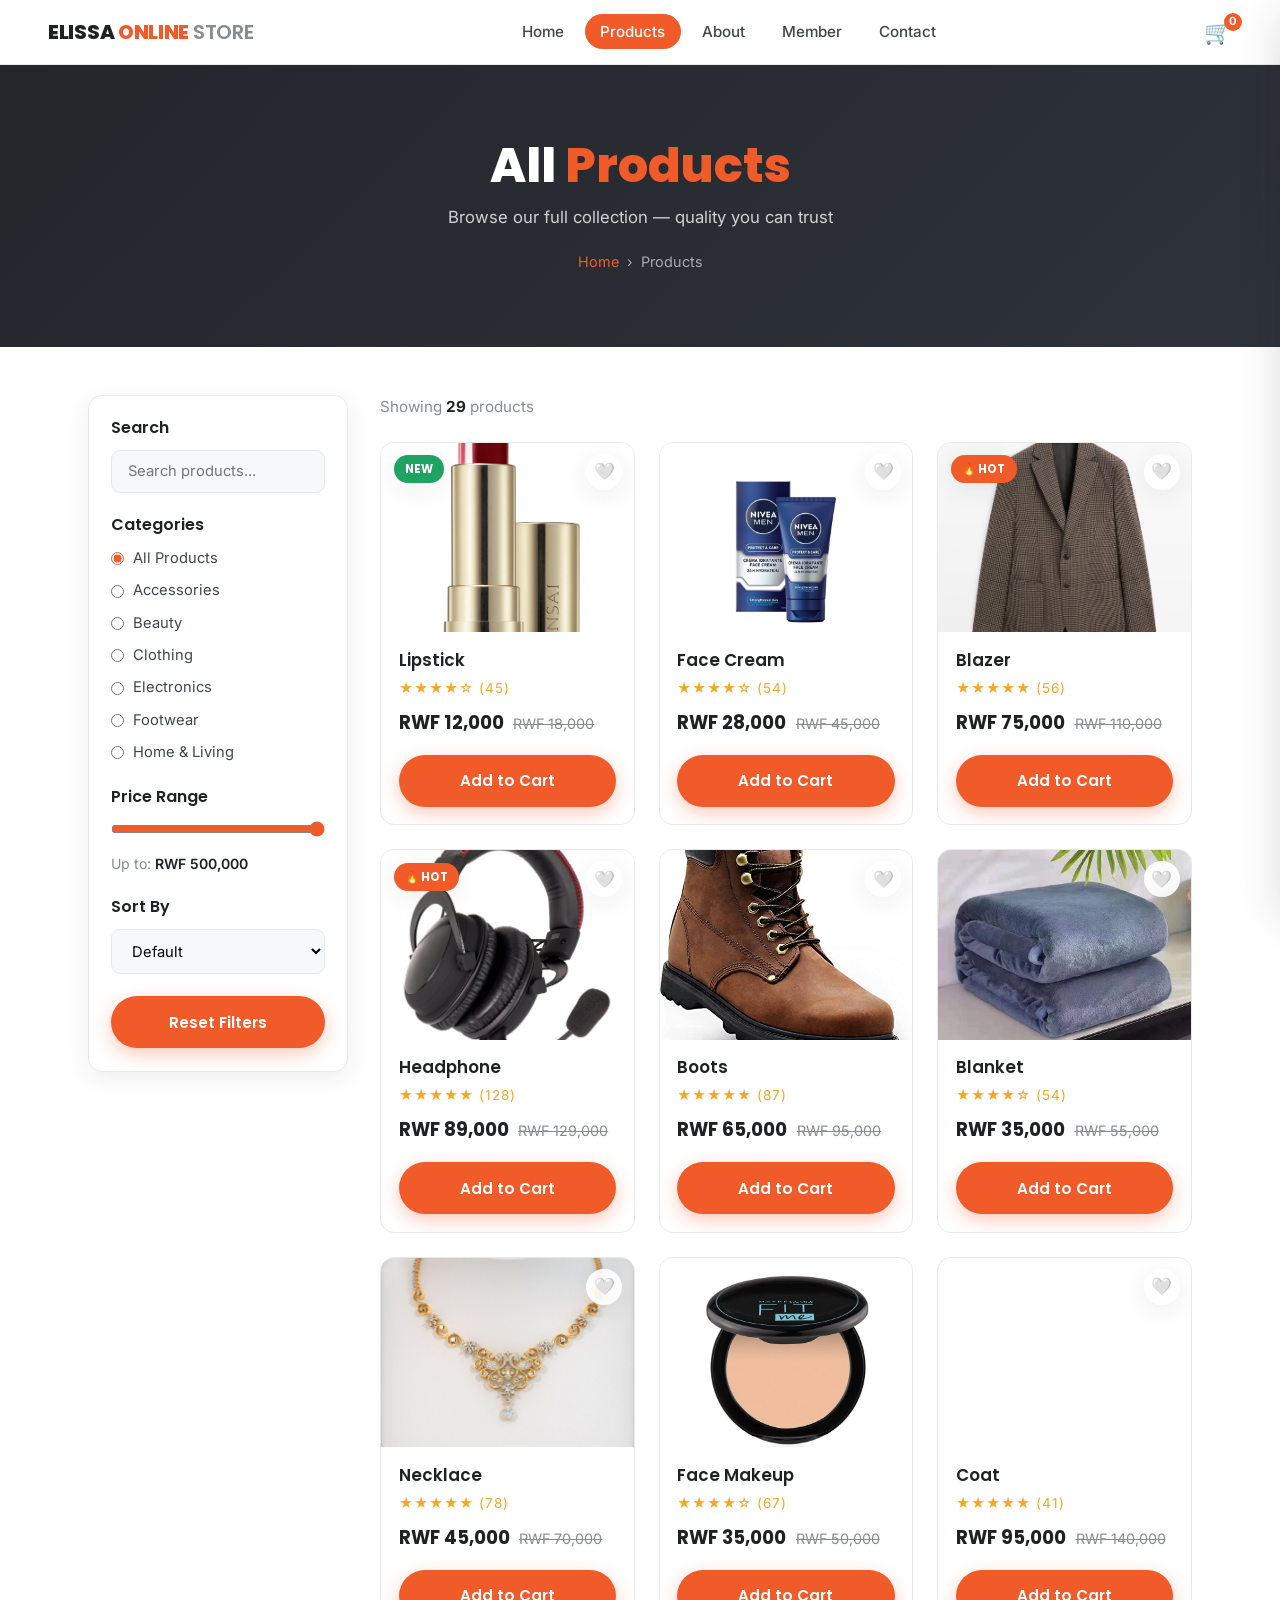
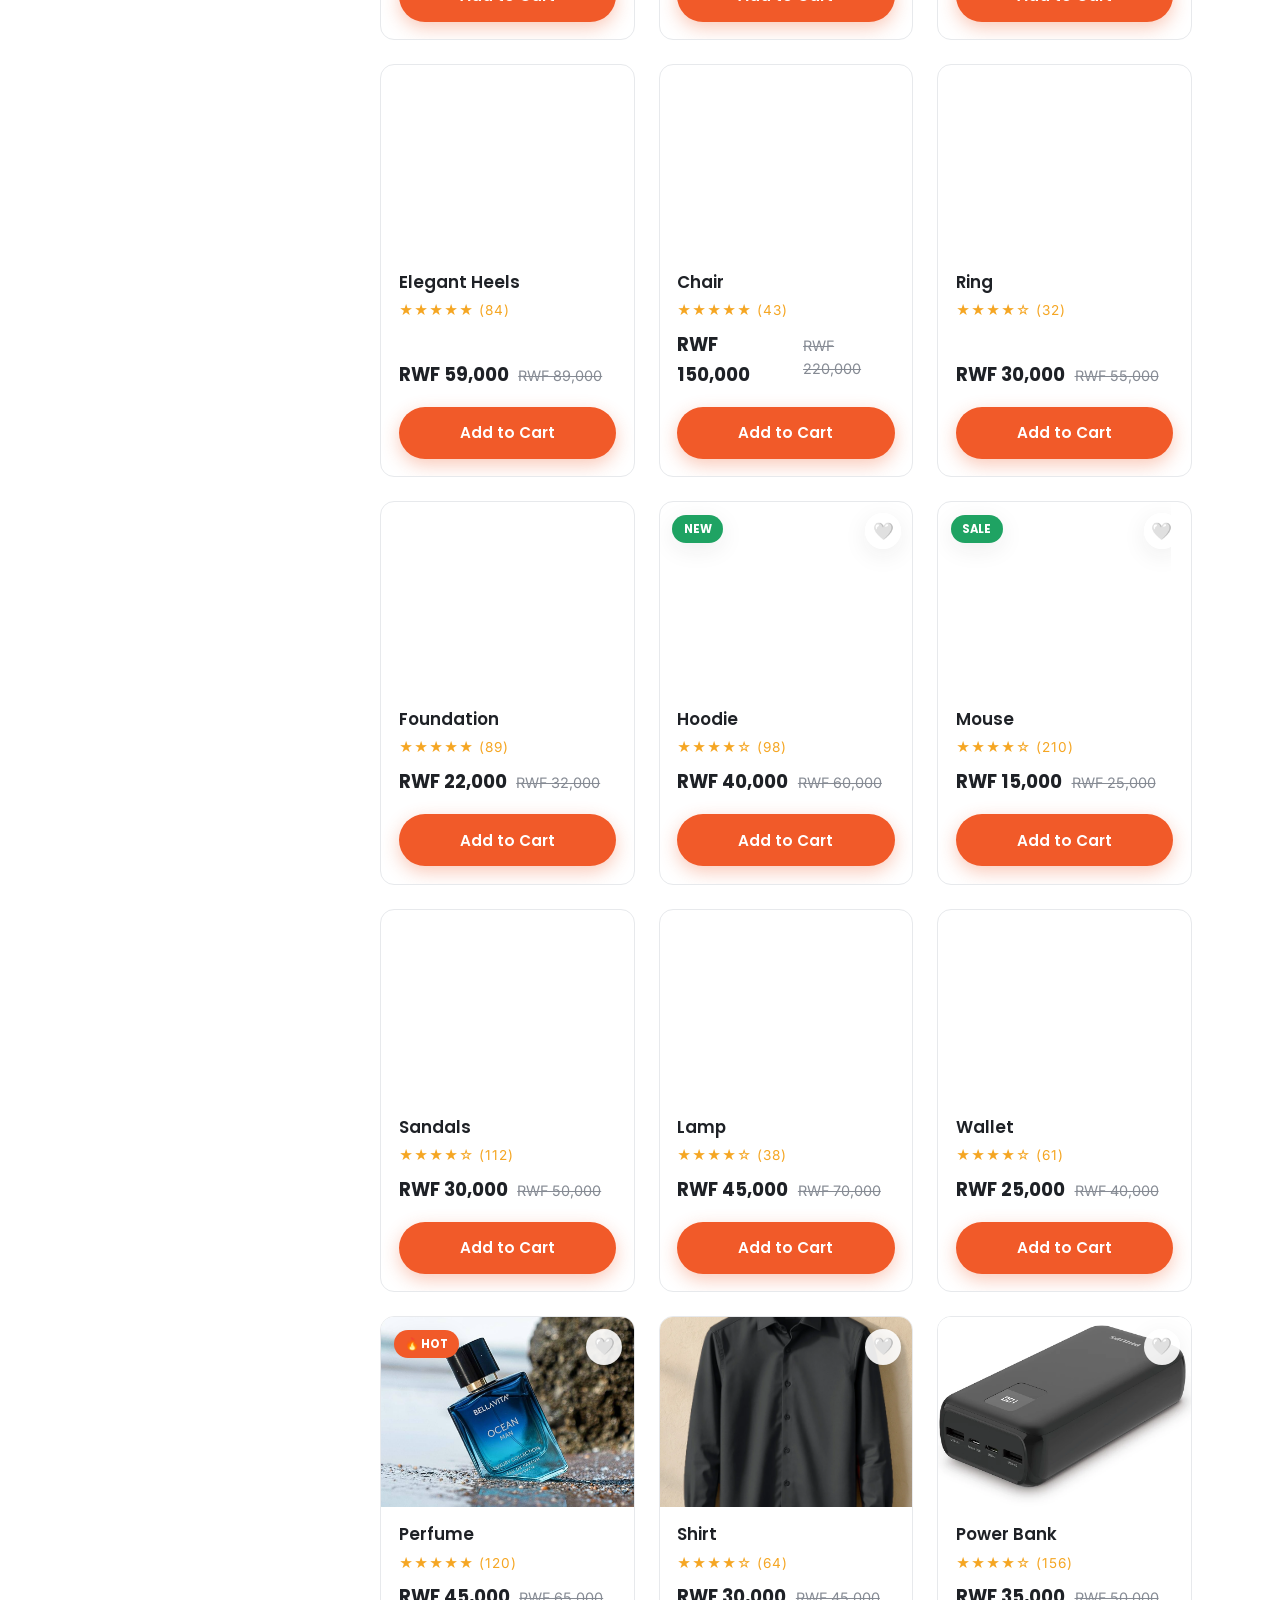
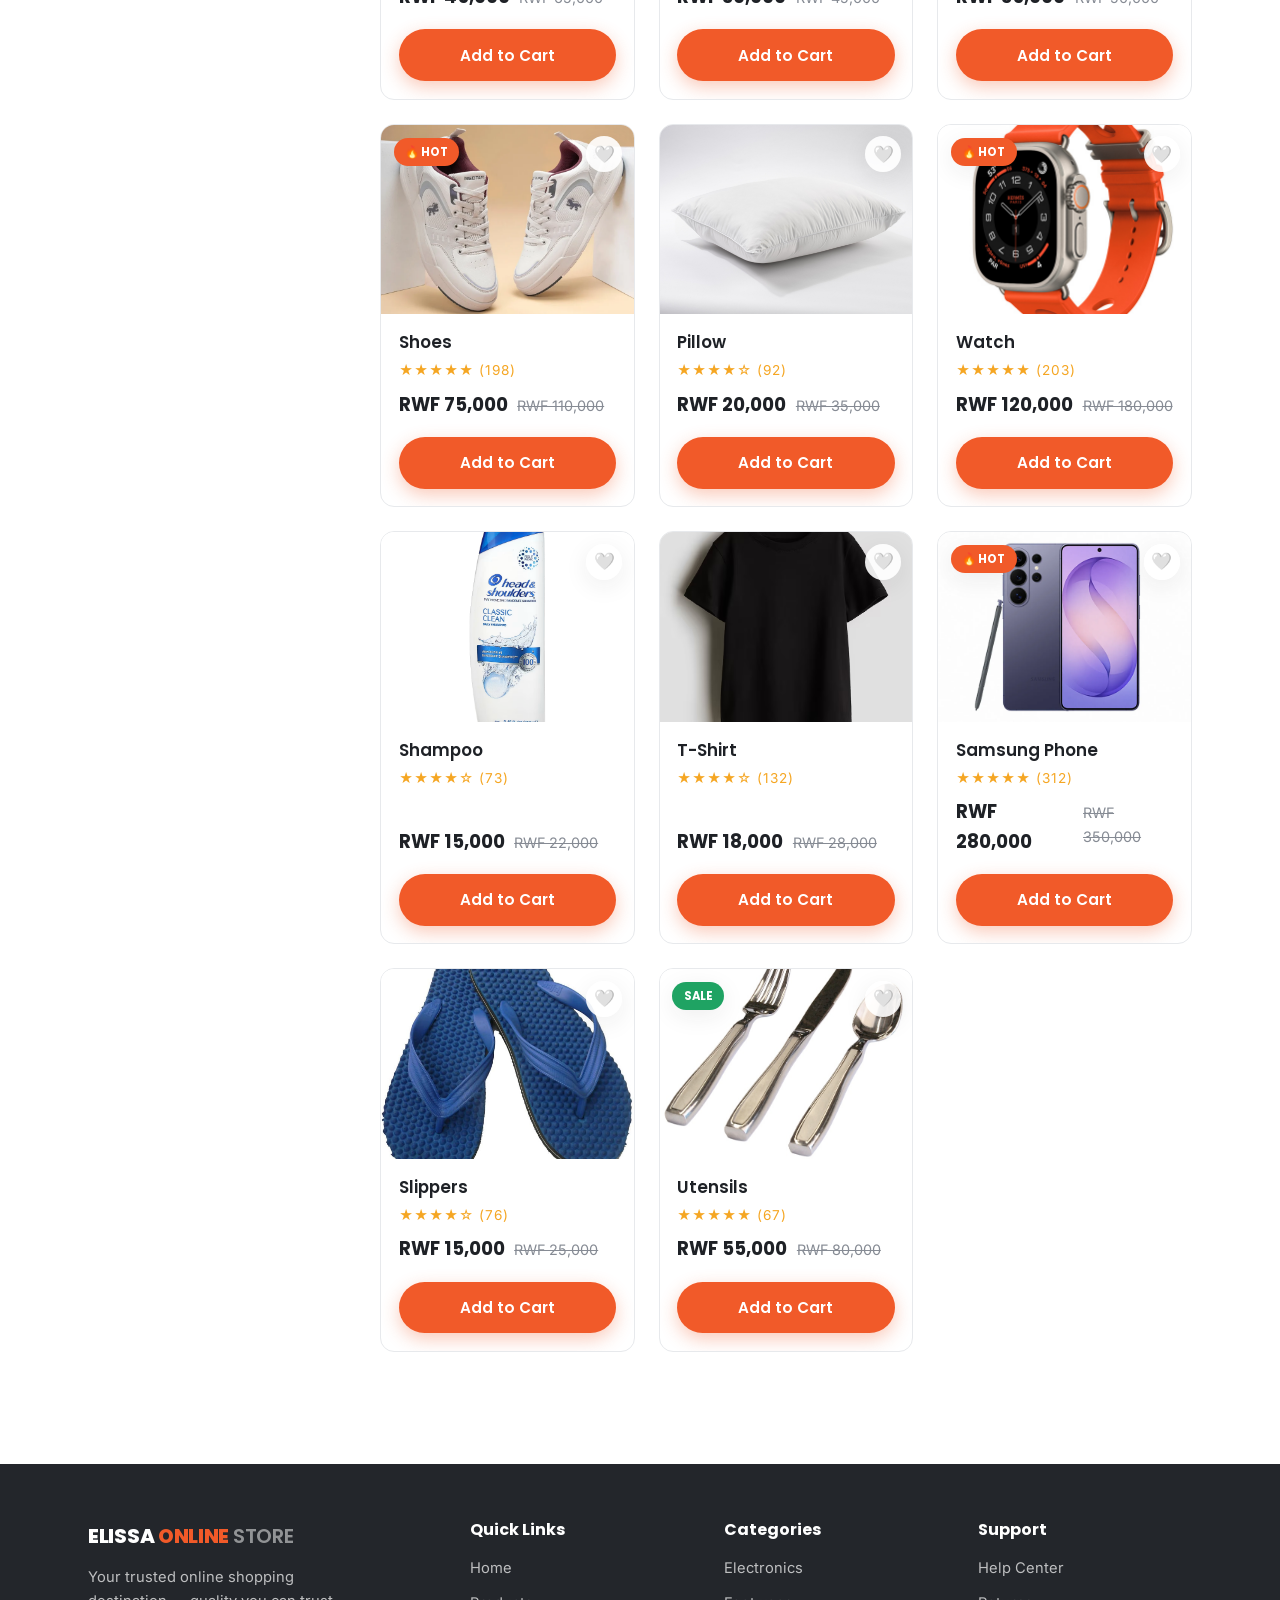
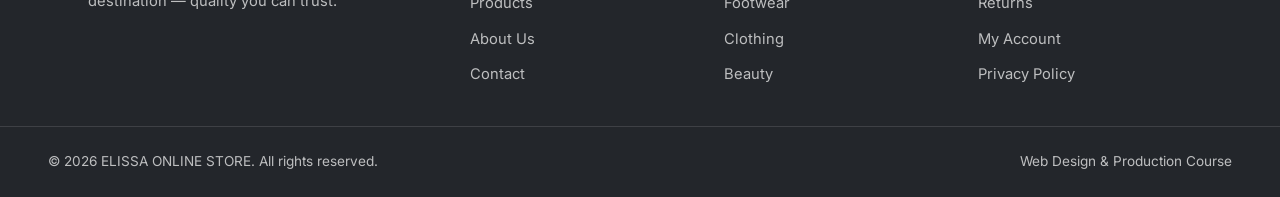
<file: products.html>
<!DOCTYPE html>
<html lang="en">
<head>
  <meta charset="UTF-8">
  <meta name="viewport" content="width=device-width, initial-scale=1.0">
  <title>ELISSA ONLINE STORE — Products</title>
  <link rel="stylesheet" href="css/global.css">
  <link rel="stylesheet" href="css/products.css">
</head>
<body>

  <!-- ===================== NAVBAR ===================== -->
  <nav class="navbar">
    <a href="index.html" class="logo">ELISSA <span>ONLINE</span> <em>STORE</em></a>
    <ul class="nav-links">
      <li><a href="index.html">Home</a></li>
      <li><a href="products.html" class="active">Products</a></li>
      <li><a href="about.html">About</a></li>
      <li><a href="member.html">Member</a></li>
      <li><a href="contact.html">Contact</a></li>
    </ul>
    <div class="nav-right">
      <a href="#" class="cart-icon" id="cartBtn" aria-label="Open cart">
        🛒<span class="cart-count">0</span>
      </a>
      <div class="hamburger" aria-label="Menu">
        <span></span><span></span><span></span>
      </div>
    </div>
  </nav>

  <!-- ===================== PAGE HEADER ===================== -->
  <div class="page-header">
    <h1>All <span>Products</span></h1>
    <p>Browse our full collection — quality you can trust</p>
    <div class="breadcrumb">
      <a href="index.html">Home</a>
      <span>›</span>
      <span>Products</span>
    </div>
  </div>

  <!-- ===================== PRODUCTS PAGE (SIDEBAR + GRID) ===================== -->
  <div class="products-page">

    <!-- SIDEBAR -->
    <aside class="sidebar">

      <div class="sidebar-section">
        <h3>Search</h3>
        <input type="text" id="searchInput" class="search-input" placeholder="Search products...">
      </div>

      <div class="sidebar-section">
        <h3>Categories</h3>
        <ul class="cat-filter">
          <li><label><input type="radio" name="cat" value="all" checked> All Products</label></li>
          <li><label><input type="radio" name="cat" value="accessories"> Accessories</label></li>
          <li><label><input type="radio" name="cat" value="beauty"> Beauty</label></li>
          <li><label><input type="radio" name="cat" value="clothing"> Clothing</label></li>
          <li><label><input type="radio" name="cat" value="electronics"> Electronics</label></li>
          <li><label><input type="radio" name="cat" value="footwear"> Footwear</label></li>
          <li><label><input type="radio" name="cat" value="home"> Home &amp; Living</label></li>
        </ul>
      </div>

      <div class="sidebar-section">
        <h3>Price Range</h3>
        <div class="price-range">
          <input type="range" id="priceRange" min="0" max="500000" value="500000" step="5000">
          <p>Up to: <span id="priceValue">RWF 500,000</span></p>
        </div>
      </div>

      <div class="sidebar-section">
        <h3>Sort By</h3>
        <select id="sortSelect" class="sort-select">
          <option value="default">Default</option>
          <option value="price-low">Price: Low to High</option>
          <option value="price-high">Price: High to Low</option>
          <option value="rating">Top Rated</option>
        </select>
      </div>

      <button class="btn btn-orange" id="resetFilters">Reset Filters</button>
    </aside>

    <!-- PRODUCTS MAIN -->
    <main class="products-main">
      <div class="products-toolbar">
        <p id="productCount">Showing all products</p>
      </div>

      <!-- Cards are generated by products.js from the catalog in global.js -->
      <div class="products-grid" id="productsGrid"></div>

      <p class="no-results" id="noResults" hidden>No products match your search.</p>
    </main>

  </div>

  <!-- ===================== FOOTER ===================== -->
  <footer>
    <div class="footer-grid">
      <div class="footer-brand">
        <a href="index.html" class="logo">ELISSA <span>ONLINE</span> <em>STORE</em></a>
        <p>Your trusted online shopping destination — quality you can trust.</p>
      </div>
      <div class="footer-col">
        <h4>Quick Links</h4>
        <ul>
          <li><a href="index.html">Home</a></li>
          <li><a href="products.html">Products</a></li>
          <li><a href="about.html">About Us</a></li>
          <li><a href="contact.html">Contact</a></li>
        </ul>
      </div>
      <div class="footer-col">
        <h4>Categories</h4>
        <ul>
          <li><a href="products.html?cat=electronics">Electronics</a></li>
          <li><a href="products.html?cat=footwear">Footwear</a></li>
          <li><a href="products.html?cat=clothing">Clothing</a></li>
          <li><a href="products.html?cat=beauty">Beauty</a></li>
        </ul>
      </div>
      <div class="footer-col">
        <h4>Support</h4>
        <ul>
          <li><a href="contact.html">Help Center</a></li>
          <li><a href="contact.html">Returns</a></li>
          <li><a href="member.html">My Account</a></li>
          <li><a href="contact.html">Privacy Policy</a></li>
        </ul>
      </div>
    </div>
    <div class="footer-bottom">
      <p>© 2026 ELISSA ONLINE STORE. All rights reserved.</p>
      <p>Web Design &amp; Production Course</p>
    </div>
  </footer>

  <!-- ===================== SCRIPTS ===================== -->
  <script src="js/global.js"></script>
  <script src="js/products.js"></script>
</body>
</html>
</file>
<file: css/global.css>
/* ==========================================================================
   ELISSA ONLINE STORE — global.css
   Shared styles for every page. Scheme: charcoal + white + orange accent.
   ========================================================================== */

@import url('https://fonts.googleapis.com/css2?family=Poppins:wght@500;600;700;800&family=Inter:wght@400;500;600;700&display=swap');

/* ----------------------------------------------------------- TOKENS */
:root {
  --charcoal:   #23262B;   /* main dark */
  --charcoal-2: #2E323A;   /* gradient end */
  --ink:        #1E2126;   /* headings on white */
  --body:       #41454D;   /* body text */
  --muted:      #868B94;   /* secondary text */
  --line:       #E7E9EC;   /* borders */
  --bg:         #FFFFFF;
  --bg-soft:    #F7F8F9;
  --orange:      #F15A29;
  --orange-dark: #D8481B;
  --orange-soft: #FFF1EB;
  --green:       #1FA363;
  --gold:        #F5A623;

  --font-head: 'Poppins', system-ui, sans-serif;
  --font-body: 'Inter', system-ui, sans-serif;

  --radius:    14px;
  --radius-sm: 9px;
  --shadow:    0 6px 24px rgba(35, 38, 43, 0.08);
  --shadow-lg: 0 16px 40px rgba(35, 38, 43, 0.16);
  --ease:      0.25s cubic-bezier(0.4, 0, 0.2, 1);
  --maxw: 1200px;
}

/* ----------------------------------------------------------- RESET */
* { margin: 0; padding: 0; box-sizing: border-box; }
html { scroll-behavior: smooth; }
body { font-family: var(--font-body); color: var(--body); background: var(--bg); line-height: 1.6; -webkit-font-smoothing: antialiased; }
img { max-width: 100%; display: block; }
a { text-decoration: none; color: inherit; }
ul { list-style: none; }
h1, h2, h3, h4 { font-family: var(--font-head); color: var(--ink); line-height: 1.2; }

/* ----------------------------------------------------------- BUTTONS */
.btn {
  display: inline-flex; align-items: center; justify-content: center; gap: 0.4rem;
  font-family: var(--font-head); font-weight: 600; font-size: 0.95rem;
  padding: 0.78rem 1.6rem; border: 2px solid transparent; border-radius: 50px;
  cursor: pointer; white-space: nowrap;
  transition: transform var(--ease), box-shadow var(--ease), background var(--ease), color var(--ease);
}
.btn:hover { transform: translateY(-2px); }
.btn:active { transform: translateY(0); }
.btn-orange { background: var(--orange); color: #fff; box-shadow: 0 6px 18px rgba(241,90,41,0.32); }
.btn-orange:hover { background: var(--orange-dark); box-shadow: 0 10px 24px rgba(241,90,41,0.4); }
.btn-outline { background: transparent; color: #fff; border-color: rgba(255,255,255,0.7); }
.btn-outline:hover { background: #fff; color: var(--ink); border-color: #fff; }
.btn-white { background: #fff; color: var(--orange); }
.btn-white:hover { background: var(--charcoal); color: #fff; }

/* ----------------------------------------------------------- NAVBAR */
.navbar {
  position: sticky; top: 0; z-index: 100;
  display: flex; align-items: center; justify-content: space-between; gap: 1.5rem;
  padding: 1rem clamp(1rem, 4vw, 3rem);
  background: rgba(255,255,255,0.92); backdrop-filter: blur(10px);
  border-bottom: 1px solid var(--line);
}
.logo { font-family: var(--font-head); font-weight: 800; font-size: 1.25rem; color: var(--ink); letter-spacing: -0.3px; }
.logo span { color: var(--orange); }
.logo em { font-style: normal; color: var(--muted); font-weight: 600; }
.nav-links { display: flex; gap: 0.4rem; }
.nav-links a { font-weight: 500; font-size: 0.95rem; padding: 0.5rem 0.95rem; border-radius: 50px; color: var(--body); transition: background var(--ease), color var(--ease); }
.nav-links a:hover { background: var(--orange-soft); color: var(--orange); }
.nav-links a.active { background: var(--orange); color: #fff; }
.nav-right { display: flex; align-items: center; gap: 1rem; }
.cart-icon { position: relative; font-size: 1.4rem; line-height: 1; }
.cart-count { position: absolute; top: -8px; right: -10px; min-width: 18px; height: 18px; padding: 0 5px; display: grid; place-items: center; font-family: var(--font-body); font-size: 0.7rem; font-weight: 700; color: #fff; background: var(--orange); border-radius: 50px; }
.hamburger { display: none; flex-direction: column; gap: 5px; cursor: pointer; }
.hamburger span { width: 26px; height: 3px; border-radius: 3px; background: var(--ink); transition: transform var(--ease), opacity var(--ease); }
.hamburger.open span:nth-child(1) { transform: translateY(8px) rotate(45deg); }
.hamburger.open span:nth-child(2) { opacity: 0; }
.hamburger.open span:nth-child(3) { transform: translateY(-8px) rotate(-45deg); }

/* ----------------------------------------------------------- PAGE HEADER */
.page-header { text-align: center; padding: clamp(2.5rem, 6vw, 4.5rem) 1.5rem; background: linear-gradient(135deg, var(--charcoal) 0%, var(--charcoal-2) 100%); color: #fff; }
.page-header h1 { color: #fff; font-size: clamp(2rem, 5vw, 3rem); font-weight: 800; }
.page-header h1 span { color: var(--orange); }
.page-header > p { color: rgba(255,255,255,0.78); margin-top: 0.6rem; font-size: 1.05rem; }
.breadcrumb { display: inline-flex; align-items: center; gap: 0.5rem; margin-top: 1.2rem; font-size: 0.9rem; color: rgba(255,255,255,0.6); }
.breadcrumb a { color: var(--orange); }
.breadcrumb a:hover { text-decoration: underline; }

/* ----------------------------------------------------------- SECTION TITLE */
.section-title { text-align: center; max-width: 640px; margin: 0 auto clamp(2rem, 4vw, 3rem); }
.section-title h2 { font-size: clamp(1.6rem, 4vw, 2.3rem); font-weight: 700; }
.section-title h2 span { color: var(--orange); }
.section-title p { color: var(--muted); margin-top: 0.5rem; }

/* ----------------------------------------------------------- PRODUCT GRID + CARD */
.products-grid { display: grid; grid-template-columns: repeat(auto-fill, minmax(220px, 1fr)); gap: 1.5rem; }
.product-card { background: var(--bg); border: 1px solid var(--line); border-radius: var(--radius); overflow: hidden; display: flex; flex-direction: column; transition: transform var(--ease), box-shadow var(--ease), border-color var(--ease); }
.product-card:hover { transform: translateY(-6px); box-shadow: var(--shadow-lg); border-color: transparent; }
.prod-img { position: relative; aspect-ratio: 4 / 3; overflow: hidden; background: var(--bg-soft); }
.prod-img img { width: 100%; height: 100%; object-fit: cover; transition: transform var(--ease); }
.product-card:hover .prod-img img { transform: scale(1.06); }
.badge { position: absolute; top: 0.8rem; left: 0.8rem; font-family: var(--font-head); font-size: 0.72rem; font-weight: 700; padding: 0.3rem 0.7rem; border-radius: 50px; background: var(--orange); color: #fff; box-shadow: var(--shadow); }
.badge-green { background: var(--green); }
.wishlist-btn { position: absolute; top: 0.7rem; right: 0.7rem; width: 36px; height: 36px; display: grid; place-items: center; font-size: 1.05rem; background: rgba(255,255,255,0.9); border: none; border-radius: 50%; cursor: pointer; box-shadow: var(--shadow); transition: transform var(--ease); }
.wishlist-btn:hover { transform: scale(1.12); }
.wishlist-btn.active { background: var(--orange); }
.quick-view-btn { position: absolute; left: 50%; bottom: 0.8rem; transform: translateX(-50%) translateY(12px); font-family: var(--font-head); font-weight: 600; font-size: 0.82rem; padding: 0.5rem 1.1rem; background: #fff; color: var(--ink); border: none; border-radius: 50px; cursor: pointer; box-shadow: var(--shadow); opacity: 0; transition: opacity var(--ease), transform var(--ease); }
.product-card:hover .quick-view-btn { opacity: 1; transform: translateX(-50%) translateY(0); }
.prod-info { padding: 1.1rem; display: flex; flex-direction: column; gap: 0.5rem; flex: 1; }
.prod-info h3 { font-size: 1.05rem; font-weight: 600; }
.rating { font-size: 0.85rem; color: var(--gold); letter-spacing: 1px; }
.price-row { display: flex; align-items: baseline; gap: 0.6rem; margin-top: auto; }
.price-now { font-family: var(--font-head); font-weight: 700; font-size: 1.15rem; color: var(--ink); }
.price-old { font-size: 0.9rem; color: var(--muted); text-decoration: line-through; }
.prod-info .btn { margin-top: 0.6rem; width: 100%; }

/* ----------------------------------------------------------- TABLES */
.table-wrapper { overflow-x: auto; border: 1px solid var(--line); border-radius: var(--radius); box-shadow: var(--shadow); }
table { width: 100%; border-collapse: collapse; font-size: 0.92rem; background: var(--bg); }
thead { background: var(--charcoal); }
th { font-family: var(--font-head); font-weight: 600; color: #fff; text-align: left; padding: 0.95rem 1.1rem; white-space: nowrap; }
td { padding: 0.9rem 1.1rem; border-top: 1px solid var(--line); color: var(--body); }
tbody tr { transition: background var(--ease); }
tbody tr:hover { background: var(--bg-soft); }

/* ----------------------------------------------------------- STATUS PILLS */
[class^="status-"], [class*=" status-"] { font-weight: 600; font-size: 0.85rem; white-space: nowrap; }
.status-active, .status-open, .status-delivered { color: var(--green); }
.status-new, .status-transit { color: var(--orange); }
.status-limited, .status-processing { color: var(--gold); }
.status-closed { color: #C0392B; }

/* ----------------------------------------------------------- FORMS */
.form-group { margin-bottom: 1.1rem; }
.form-group label { display: block; font-family: var(--font-head); font-weight: 500; font-size: 0.88rem; color: var(--ink); margin-bottom: 0.45rem; }
.form-group input, .form-group select, .form-group textarea { width: 100%; font-family: var(--font-body); font-size: 0.95rem; color: var(--ink); padding: 0.8rem 1rem; background: var(--bg-soft); border: 1.5px solid var(--line); border-radius: var(--radius-sm); transition: border-color var(--ease), background var(--ease), box-shadow var(--ease); }
.form-group input:focus, .form-group select:focus, .form-group textarea:focus { outline: none; border-color: var(--orange); background: #fff; box-shadow: 0 0 0 4px rgba(241,90,41,0.12); }
.form-group input.invalid, .form-group select.invalid, .form-group textarea.invalid { border-color: #C0392B; background: #FDF0EE; }
.form-group textarea { resize: vertical; min-height: 120px; }
.form-row { display: flex; align-items: center; justify-content: space-between; gap: 1rem; margin-bottom: 1.1rem; }
.form-row-2 { display: grid; grid-template-columns: 1fr 1fr; gap: 1rem; }
.checkbox-label { display: flex !important; align-items: center; gap: 0.5rem; font-family: var(--font-body) !important; font-weight: 400 !important; font-size: 0.9rem; color: var(--body) !important; cursor: pointer; margin-bottom: 0 !important; }
.checkbox-label input { width: auto !important; }
.checkbox-label a { color: var(--orange); }
.checkbox-label a:hover { text-decoration: underline; }
.password-wrap { position: relative; }
.password-wrap input { padding-right: 3rem; }
.toggle-pw { position: absolute; right: 0.6rem; top: 50%; transform: translateY(-50%); background: none; border: none; font-size: 1.1rem; cursor: pointer; opacity: 0.6; transition: opacity var(--ease); }
.toggle-pw:hover { opacity: 1; }

/* ----------------------------------------------------------- FOOTER */
footer { background: var(--charcoal); color: rgba(255,255,255,0.7); margin-top: 4rem; }
.footer-grid { max-width: var(--maxw); margin: 0 auto; padding: 3.5rem clamp(1.5rem, 4vw, 3rem) 2.5rem; display: grid; grid-template-columns: 1.6fr 1fr 1fr 1fr; gap: 2.5rem; }
.footer-brand .logo { color: #fff; }
.footer-brand .logo em { color: rgba(255,255,255,0.5); }
.footer-brand p { margin-top: 0.9rem; font-size: 0.92rem; max-width: 280px; }
.footer-col h4 { color: #fff; font-size: 1rem; margin-bottom: 1rem; }
.footer-col ul { display: flex; flex-direction: column; gap: 0.6rem; }
.footer-col a { font-size: 0.92rem; transition: color var(--ease), padding-left var(--ease); }
.footer-col a:hover { color: var(--orange); padding-left: 4px; }
.footer-bottom { border-top: 1px solid rgba(255,255,255,0.12); padding: 1.5rem clamp(1.5rem, 4vw, 3rem); display: flex; flex-wrap: wrap; align-items: center; justify-content: space-between; gap: 0.6rem; font-size: 0.85rem; }

/* ----------------------------------------------------------- CART DRAWER */
.cart-overlay { position: fixed; inset: 0; background: rgba(30,33,38,0.5); opacity: 0; visibility: hidden; transition: opacity var(--ease), visibility var(--ease); z-index: 200; }
.cart-overlay.open { opacity: 1; visibility: visible; }
.cart-drawer { position: fixed; top: 0; right: 0; height: 100%; width: min(390px, 90vw); background: #fff; transform: translateX(100%); transition: transform var(--ease); z-index: 210; display: flex; flex-direction: column; box-shadow: var(--shadow-lg); }
.cart-drawer.open { transform: translateX(0); }
.cart-drawer-header { display: flex; align-items: center; justify-content: space-between; padding: 1.2rem 1.4rem; border-bottom: 1px solid var(--line); }
.cart-drawer-header h3 { font-size: 1.2rem; }
.cart-close, .modal-close { background: none; border: none; font-size: 1.6rem; line-height: 1; cursor: pointer; color: var(--muted); }
.cart-close:hover, .modal-close:hover { color: var(--ink); }
.cart-drawer-items { flex: 1; overflow-y: auto; padding: 1rem 1.4rem; display: flex; flex-direction: column; gap: 1rem; }
.cart-item { display: flex; gap: 0.9rem; align-items: center; }
.cart-item-img { width: 64px; height: 64px; border-radius: var(--radius-sm); object-fit: cover; flex: 0 0 auto; }
.cart-item-info { flex: 1; }
.cart-item-info h4 { font-size: 0.95rem; font-weight: 600; }
.cart-item-price { font-size: 0.88rem; color: var(--orange); font-weight: 600; }
.cart-qty { display: inline-flex; align-items: center; gap: 0.6rem; margin-top: 0.4rem; }
.cart-qty button { width: 26px; height: 26px; border: 1px solid var(--line); background: var(--bg-soft); border-radius: 6px; cursor: pointer; font-size: 1rem; line-height: 1; }
.cart-qty button:hover { background: var(--orange-soft); border-color: var(--orange); }
.qty-num { min-width: 18px; text-align: center; font-weight: 600; }
.cart-item-remove { background: none; border: none; font-size: 1.05rem; cursor: pointer; opacity: 0.6; }
.cart-item-remove:hover { opacity: 1; }
.cart-empty { text-align: center; color: var(--muted); padding: 2.5rem 1rem; }
.cart-drawer-footer { padding: 1.2rem 1.4rem; border-top: 1px solid var(--line); }
.cart-total-row { display: flex; justify-content: space-between; font-family: var(--font-head); font-weight: 700; font-size: 1.1rem; margin-bottom: 1rem; }
.cart-checkout { width: 100%; }

/* ----------------------------------------------------------- MODAL (quick-view + checkout) */
.modal-overlay { position: fixed; inset: 0; background: rgba(30,33,38,0.6); display: grid; place-items: center; padding: 1.2rem; opacity: 0; visibility: hidden; transition: opacity var(--ease), visibility var(--ease); z-index: 300; }
.modal-overlay.open { opacity: 1; visibility: visible; }
.modal { position: relative; background: #fff; border-radius: var(--radius); width: 100%; max-width: 560px; max-height: 90vh; overflow-y: auto; padding: 1.6rem; box-shadow: var(--shadow-lg); }
.modal-close { position: absolute; top: 0.8rem; right: 1rem; }
.qv-grid { display: grid; grid-template-columns: 1fr 1fr; gap: 1.4rem; }
.qv-image { aspect-ratio: 1; border-radius: var(--radius-sm); overflow: hidden; background: var(--bg-soft); }
.qv-image img { width: 100%; height: 100%; object-fit: cover; }
.qv-info { display: flex; flex-direction: column; gap: 0.6rem; }
.qv-cat { font-family: var(--font-head); font-size: 0.75rem; font-weight: 600; text-transform: uppercase; letter-spacing: 1px; color: var(--orange); }
.qv-name { font-size: 1.4rem; }
.qv-desc { color: var(--body); font-size: 0.92rem; }
.qv-info .btn { margin-top: 0.5rem; }
.checkout-items { display: flex; flex-direction: column; gap: 0.7rem; margin: 1rem 0; }
.checkout-row { display: flex; justify-content: space-between; font-size: 0.92rem; }
.checkout-total-row { display: flex; justify-content: space-between; font-family: var(--font-head); font-weight: 700; font-size: 1.15rem; padding-top: 0.8rem; border-top: 1px solid var(--line); margin-bottom: 1rem; }
.checkout-success { text-align: center; padding: 1.5rem; color: var(--green); font-family: var(--font-head); font-weight: 600; font-size: 1.1rem; }

/* ----------------------------------------------------------- REVEAL UTILITY */
.reveal { opacity: 0; transform: translateY(24px); transition: opacity 0.6s ease, transform 0.6s ease; }
.reveal.visible { opacity: 1; transform: none; }

/* ----------------------------------------------------------- RESPONSIVE */
@media (max-width: 860px) {
  .nav-links { position: fixed; inset: 64px 0 auto 0; flex-direction: column; gap: 0; background: #fff; padding: 0.5rem 1rem 1.2rem; border-bottom: 1px solid var(--line); box-shadow: var(--shadow); transform: translateY(-150%); transition: transform var(--ease); }
  .nav-links.open { transform: translateY(0); }
  .nav-links a { display: block; padding: 0.85rem 1rem; border-radius: var(--radius-sm); }
  .hamburger { display: flex; }
  .footer-grid { grid-template-columns: 1fr 1fr; gap: 2rem; }
}
@media (max-width: 540px) {
  .form-row-2 { grid-template-columns: 1fr; }
  .footer-grid { grid-template-columns: 1fr; }
  .footer-bottom { flex-direction: column; text-align: center; }
  .qv-grid { grid-template-columns: 1fr; }
}

/* ----------------------------------------------------------- ACCESSIBILITY */
:focus-visible { outline: 3px solid var(--orange); outline-offset: 2px; }
@media (prefers-reduced-motion: reduce) {
  * { animation: none !important; transition: none !important; scroll-behavior: auto !important; }
  .reveal { opacity: 1; transform: none; }
}
</file>
<file: css/index.css>
/* ==========================================================================
   ELISSA ONLINE STORE — index.css  (Home page only)
   ========================================================================== */

/* ----------------------------------------------------------- HERO SLIDER */
.hero { position: relative; height: clamp(440px, 72vh, 640px); overflow: hidden; }
.hero-slides { height: 100%; }
.hero-slide {
  position: absolute; inset: 0;
  background-size: cover; background-position: center;
  display: flex; align-items: center;
  opacity: 0; transition: opacity 0.8s ease;
}
.hero-slide.active { opacity: 1; }
.hero-overlay {
  position: absolute; inset: 0;
  background: linear-gradient(90deg, rgba(30,33,38,0.9) 0%, rgba(30,33,38,0.5) 55%, rgba(30,33,38,0.15) 100%);
}
.hero-content {
  position: relative; z-index: 2;
  max-width: var(--maxw); width: 100%; margin: 0 auto;
  padding: 0 clamp(1.5rem, 4vw, 3rem); color: #fff;
}
.hero-tag {
  display: inline-block;
  font-family: var(--font-head); font-weight: 600; font-size: 0.85rem;
  padding: 0.4rem 1rem; margin-bottom: 1.1rem;
  background: rgba(241,90,41,0.2); border: 1px solid var(--orange);
  border-radius: 50px; color: #fff;
}
.hero-content h1 {
  color: #fff; font-size: clamp(2.1rem, 5.5vw, 3.6rem);
  font-weight: 800; letter-spacing: -1px; max-width: 600px;
}
.hero-content h1 span { color: var(--orange); }
.hero-content p { margin-top: 1rem; max-width: 460px; color: rgba(255,255,255,0.82); font-size: 1.08rem; }
.hero-btns { display: flex; flex-wrap: wrap; gap: 1rem; margin-top: 1.8rem; }

/* dots */
.hero-dots { position: absolute; bottom: 1.4rem; left: 50%; transform: translateX(-50%); z-index: 3; display: flex; gap: 0.6rem; }
.hero-dots .dot { width: 11px; height: 11px; border-radius: 50%; background: rgba(255,255,255,0.5); cursor: pointer; transition: background var(--ease), width var(--ease); }
.hero-dots .dot.active { background: var(--orange); width: 28px; border-radius: 50px; }

/* arrows */
.hero-arrow {
  position: absolute; top: 50%; transform: translateY(-50%); z-index: 3;
  width: 46px; height: 46px; display: grid; place-items: center;
  font-size: 1.4rem; color: #fff;
  background: rgba(255,255,255,0.15); border: 1px solid rgba(255,255,255,0.3);
  border-radius: 50%; cursor: pointer; backdrop-filter: blur(4px);
  transition: background var(--ease), border-color var(--ease);
}
.hero-arrow:hover { background: var(--orange); border-color: var(--orange); }
.hero-arrow.left { left: clamp(0.8rem, 2vw, 1.8rem); }
.hero-arrow.right { right: clamp(0.8rem, 2vw, 1.8rem); }

/* ----------------------------------------------------------- SECTION SPACING */
.categories-section,
.featured-section,
.newsletter-section {
  max-width: var(--maxw); margin: 0 auto;
  padding: clamp(3rem, 6vw, 5rem) clamp(1.5rem, 4vw, 3rem);
}

/* ----------------------------------------------------------- CATEGORIES SCROLL */
.categories-scroll { display: flex; gap: 1.4rem; overflow-x: auto; padding: 0.5rem 0.2rem 1.2rem; scroll-snap-type: x mandatory; }
.categories-scroll::-webkit-scrollbar { height: 6px; }
.categories-scroll::-webkit-scrollbar-thumb { background: var(--line); border-radius: 50px; }
.cat-card { flex: 0 0 auto; width: 140px; text-align: center; scroll-snap-align: start; }
.cat-img { width: 140px; height: 140px; border-radius: 50%; overflow: hidden; border: 3px solid transparent; box-shadow: var(--shadow); transition: transform var(--ease), border-color var(--ease); }
.cat-img img { width: 100%; height: 100%; object-fit: cover; }
.cat-card:hover .cat-img { transform: translateY(-5px); border-color: var(--orange); }
.cat-card h3 { margin-top: 0.9rem; font-size: 1rem; font-weight: 600; }

/* ----------------------------------------------------------- FEATURED CTA */
.featured-cta { text-align: center; margin-top: 2.5rem; }

/* ----------------------------------------------------------- FLASH SALE / PROMO */
.promo-section { background: linear-gradient(135deg, var(--orange) 0%, var(--orange-dark) 100%); color: #fff; text-align: center; padding: clamp(3rem, 6vw, 4.5rem) 1.5rem; }
.promo-content { max-width: 720px; margin: 0 auto; }
.promo-content h2 { color: #fff; font-size: clamp(1.6rem, 4vw, 2.4rem); }
.promo-content > p { margin-top: 0.6rem; opacity: 0.9; }
.countdown { display: flex; justify-content: center; flex-wrap: wrap; gap: 1rem; margin: 1.8rem 0; }
.cd-box { background: rgba(255,255,255,0.16); border: 1px solid rgba(255,255,255,0.25); border-radius: var(--radius); padding: 0.9rem 1.1rem; min-width: 84px; }
.cd-box .num { display: block; font-family: var(--font-head); font-size: 2rem; font-weight: 800; line-height: 1; }
.cd-box .lbl { display: block; margin-top: 0.35rem; font-size: 0.78rem; text-transform: uppercase; letter-spacing: 1px; opacity: 0.85; }

/* ----------------------------------------------------------- NEWSLETTER */
.nl-form { display: flex; gap: 0.8rem; max-width: 540px; margin: 0 auto; }
.nl-form input { flex: 1; font-family: var(--font-body); font-size: 0.95rem; padding: 0.85rem 1.3rem; background: var(--bg-soft); border: 1.5px solid var(--line); border-radius: 50px; }
.nl-form input:focus { outline: none; border-color: var(--orange); background: #fff; box-shadow: 0 0 0 4px rgba(241,90,41,0.12); }
.nl-message { text-align: center; margin-top: 1rem; font-size: 0.92rem; font-weight: 600; color: var(--green); min-height: 1.2em; }

/* ----------------------------------------------------------- RESPONSIVE */
@media (max-width: 540px) {
  .nl-form { flex-direction: column; }
  .nl-form .btn { width: 100%; }
  .hero-arrow { display: none; }
}
</file>
<file: css/about.css>
/* ==========================================================================
   ELISSA ONLINE STORE — about.css  (About page only)
   ========================================================================== */

/* ----------------------------------------------------------- SECTION SPACING */
.about-section,
.mission-section,
.story-section,
.partners-section {
  max-width: var(--maxw); margin: 0 auto;
  padding: clamp(3rem, 6vw, 4.5rem) clamp(1.5rem, 4vw, 3rem);
}

/* ----------------------------------------------------------- WHO WE ARE */
.about-grid { display: grid; grid-template-columns: 1.2fr 1fr; gap: 3rem; align-items: center; }
.about-text h2 { font-size: clamp(1.6rem, 4vw, 2.3rem); margin-bottom: 1rem; }
.about-text h2 span { color: var(--orange); }
.about-text p { margin-bottom: 1rem; color: var(--body); }
.about-text .btn { margin-top: 0.5rem; }

.about-stats { display: grid; grid-template-columns: 1fr 1fr; gap: 1.2rem; }
.stat-box {
  background: var(--bg-soft); border: 1px solid var(--line);
  border-radius: var(--radius); padding: 1.6rem 1rem; text-align: center;
  transition: transform var(--ease), box-shadow var(--ease);
}
.stat-box:hover { transform: translateY(-4px); box-shadow: var(--shadow); }
.stat-box h3 { font-size: 2rem; color: var(--orange); }
.stat-box p { font-size: 0.9rem; color: var(--muted); margin-top: 0.3rem; }

/* ----------------------------------------------------------- MISSION & VALUES */
.mission-grid { display: grid; grid-template-columns: repeat(auto-fit, minmax(260px, 1fr)); gap: 1.5rem; }
.mission-card {
  background: var(--bg); border: 1px solid var(--line);
  border-radius: var(--radius); padding: 1.8rem;
  transition: transform var(--ease), box-shadow var(--ease), border-color var(--ease);
}
.mission-card:hover { transform: translateY(-5px); box-shadow: var(--shadow-lg); border-color: transparent; }
.mission-icon { font-size: 2.2rem; margin-bottom: 0.8rem; }
.mission-card h3 { font-size: 1.15rem; margin-bottom: 0.5rem; }
.mission-card p { font-size: 0.92rem; color: var(--body); }

/* ----------------------------------------------------------- STORY TIMELINE */
.story-timeline { position: relative; max-width: 720px; margin: 0 auto; }
.story-timeline::before { content: ''; position: absolute; left: 8px; top: 8px; bottom: 8px; width: 2px; background: var(--line); }
.story-item { position: relative; padding: 0 0 2rem 2.5rem; }
.story-item:last-child { padding-bottom: 0; }
.story-item::before {
  content: ''; position: absolute; left: 0; top: 4px;
  width: 18px; height: 18px; border-radius: 50%;
  background: var(--orange); border: 3px solid #fff; box-shadow: 0 0 0 2px var(--orange);
}
.story-year { font-family: var(--font-head); font-weight: 700; color: var(--orange); font-size: 0.95rem; margin-bottom: 0.3rem; }
.story-text h4 { font-size: 1.1rem; margin-bottom: 0.3rem; }
.story-text p { font-size: 0.92rem; color: var(--body); }

/* ----------------------------------------------------------- RESPONSIVE */
@media (max-width: 768px) {
  .about-grid { grid-template-columns: 1fr; gap: 2rem; }
}
</file>
<file: css/contact.css>
/* ==========================================================================
   ELISSA ONLINE STORE — contact.css  (Contact page only)
   ========================================================================== */

/* ----------------------------------------------------------- CONTACT LAYOUT */
.contact-section { max-width: var(--maxw); margin: 0 auto; padding: clamp(2.5rem, 5vw, 4rem) clamp(1.5rem, 4vw, 3rem); }
.contact-grid { display: grid; grid-template-columns: 1fr 1.1fr; gap: 3rem; align-items: start; }

/* ----------------------------------------------------------- CONTACT INFO */
.contact-info h2 { font-size: clamp(1.5rem, 3.5vw, 2rem); margin-bottom: 0.8rem; }
.contact-info h2 span { color: var(--orange); }
.contact-info > p { color: var(--body); margin-bottom: 1.5rem; }
.contact-item { display: flex; gap: 1rem; align-items: flex-start; margin-bottom: 1.2rem; }
.contact-icon { flex: 0 0 auto; width: 46px; height: 46px; display: grid; place-items: center; font-size: 1.3rem; background: var(--orange-soft); border-radius: var(--radius-sm); }
.contact-item h4 { font-size: 1rem; margin-bottom: 0.2rem; }
.contact-item p { font-size: 0.9rem; color: var(--body); }
.hours-wrapper { margin-top: 2rem; }
.hours-wrapper h3 { font-size: 1.1rem; margin-bottom: 0.9rem; }

/* ----------------------------------------------------------- CONTACT FORM */
.contact-form-wrapper {
  background: var(--bg); border: 1px solid var(--line);
  border-radius: var(--radius); padding: clamp(1.5rem, 3vw, 2.2rem); box-shadow: var(--shadow);
}
.contact-form-wrapper h2 { font-size: clamp(1.5rem, 3.5vw, 2rem); margin-bottom: 1.4rem; }
.contact-form-wrapper h2 span { color: var(--orange); }
.contact-submit { width: 100%; margin-top: 0.4rem; }
.form-message { margin-top: 0.8rem; font-size: 0.9rem; font-weight: 600; min-height: 1em; }
.form-message.success { color: var(--green); }
.form-message.error { color: #C0392B; }

/* ----------------------------------------------------------- FAQ ACCORDION */
.faq-section { max-width: 820px; margin: 0 auto; padding: clamp(2.5rem, 5vw, 4rem) clamp(1.5rem, 4vw, 3rem); }
.faq-list { display: flex; flex-direction: column; gap: 0.8rem; }
.faq-item { border: 1px solid var(--line); border-radius: var(--radius-sm); overflow: hidden; background: var(--bg); transition: box-shadow var(--ease); }
.faq-item.open { box-shadow: var(--shadow); }
.faq-question {
  width: 100%; display: flex; align-items: center; justify-content: space-between; gap: 1rem;
  padding: 1.1rem 1.3rem; background: none; border: none; cursor: pointer;
  font-family: var(--font-head); font-weight: 600; font-size: 1rem; color: var(--ink); text-align: left;
}
.faq-question:hover { color: var(--orange); }
.faq-icon { flex: 0 0 auto; font-size: 1.4rem; color: var(--orange); transition: transform var(--ease); }
.faq-item.open .faq-icon { transform: rotate(45deg); }
.faq-answer { max-height: 0; overflow: hidden; padding: 0 1.3rem; transition: max-height 0.35s ease, padding 0.35s ease; }
.faq-item.open .faq-answer { max-height: 260px; padding: 0 1.3rem 1.2rem; }
.faq-answer p { color: var(--body); font-size: 0.92rem; }

/* ----------------------------------------------------------- RESPONSIVE */
@media (max-width: 768px) {
  .contact-grid { grid-template-columns: 1fr; gap: 2rem; }
}
</file>
<file: css/member.css>
/* ==========================================================================
   ELISSA ONLINE STORE — member.css  (Member page only)
   ========================================================================== */

/* ----------------------------------------------------------- AUTH (login/register) */
.auth-section { max-width: 1100px; margin: 0 auto; padding: clamp(2.5rem, 5vw, 4rem) clamp(1.5rem, 4vw, 3rem); }
.auth-grid { display: flex; justify-content: center; }
.auth-box {
  width: 100%; max-width: 440px;
  background: var(--bg); border: 1px solid var(--line);
  border-radius: var(--radius); padding: 2rem; box-shadow: var(--shadow);
}
.auth-box > h2 { font-size: 1.6rem; }
.auth-box > h2 span { color: var(--orange); }
.auth-box > p { color: var(--muted); margin-bottom: 1.5rem; }
.auth-btn { width: 100%; margin-top: 0.5rem; }
.auth-error { color: #C0392B; font-size: 0.88rem; margin-top: 0.6rem; min-height: 1em; }
.forgot-link { font-size: 0.85rem; color: var(--orange); }
.forgot-link:hover { text-decoration: underline; }
.switch-auth { margin-top: 1.2rem; font-size: 0.9rem; color: var(--muted); text-align: center; }
.switch-auth a { color: var(--orange); font-weight: 600; }
.switch-auth a:hover { text-decoration: underline; }

/* ----------------------------------------------------------- BENEFITS */
.benefits-section { max-width: var(--maxw); margin: 0 auto; padding: clamp(2.5rem, 5vw, 4rem) clamp(1.5rem, 4vw, 3rem); }
.benefits-grid { display: grid; grid-template-columns: repeat(auto-fit, minmax(220px, 1fr)); gap: 1.5rem; }
.benefit-card {
  background: var(--bg-soft); border: 1px solid var(--line);
  border-radius: var(--radius); padding: 1.8rem; text-align: center;
  transition: transform var(--ease), box-shadow var(--ease);
}
.benefit-card:hover { transform: translateY(-5px); box-shadow: var(--shadow); }
.benefit-icon { font-size: 2.2rem; margin-bottom: 0.7rem; }
.benefit-card h4 { font-size: 1.05rem; margin-bottom: 0.4rem; }
.benefit-card p { font-size: 0.9rem; color: var(--body); }

/* ----------------------------------------------------------- DASHBOARD LAYOUT */
.dashboard-wrapper {
  max-width: var(--maxw); margin: 0 auto;
  padding: clamp(2rem, 4vw, 3rem) clamp(1.5rem, 4vw, 3rem);
  display: grid; grid-template-columns: 260px 1fr; gap: 2rem; align-items: start;
}

/* sidebar */
.dashboard-sidebar { background: var(--charcoal); color: #fff; border-radius: var(--radius); padding: 1.6rem 1.2rem; position: sticky; top: 84px; }
.profile-summary { text-align: center; padding-bottom: 1.4rem; border-bottom: 1px solid rgba(255,255,255,0.12); margin-bottom: 1.2rem; }
.profile-avatar { width: 70px; height: 70px; margin: 0 auto 0.8rem; display: grid; place-items: center; font-size: 2rem; background: var(--orange); border-radius: 50%; }
.profile-summary h3 { color: #fff; font-size: 1.1rem; }
.profile-summary p { font-size: 0.85rem; color: rgba(255,255,255,0.6); word-break: break-all; }
.dashboard-menu { display: flex; flex-direction: column; gap: 0.3rem; }
.menu-item { display: block; padding: 0.75rem 1rem; border-radius: var(--radius-sm); font-weight: 500; font-size: 0.95rem; color: rgba(255,255,255,0.8); cursor: pointer; transition: background var(--ease), color var(--ease); }
.menu-item:hover { background: rgba(255,255,255,0.08); color: #fff; }
.menu-item.active { background: var(--orange); color: #fff; }
.menu-item.logout { color: #FF8A6B; margin-top: 0.5rem; }
.menu-item.logout:hover { background: rgba(241,90,41,0.15); color: var(--orange); }

/* content */
.dashboard-content { min-width: 0; background: var(--bg); border: 1px solid var(--line); border-radius: var(--radius); padding: clamp(1.5rem, 3vw, 2.2rem); box-shadow: var(--shadow); }
.dashboard-content h2 { font-size: 1.5rem; margin-bottom: 1.4rem; }
.dashboard-content h2 span { color: var(--orange); }
.tab-content[hidden] { display: none; }

/* profile details */
.profile-details { border: 1px solid var(--line); border-radius: var(--radius-sm); overflow: hidden; }
.detail-item { display: flex; justify-content: space-between; gap: 1rem; padding: 0.95rem 1.2rem; border-bottom: 1px solid var(--line); }
.detail-item:last-child { border-bottom: none; }
.detail-label { color: var(--muted); font-size: 0.9rem; }
.detail-value { font-weight: 600; color: var(--ink); font-size: 0.92rem; text-align: right; }

/* settings */
.settings-card { background: var(--bg-soft); border: 1px solid var(--line); border-radius: var(--radius); padding: 1.6rem; margin-bottom: 1.5rem; }
.settings-card:last-child { margin-bottom: 0; }
.settings-card h3 { font-size: 1.1rem; margin-bottom: 1.2rem; }
.settings-message { color: var(--green); font-size: 0.88rem; margin-top: 0.6rem; min-height: 1em; font-weight: 600; }

/* toggle switches */
.toggle-item { display: flex; align-items: center; justify-content: space-between; padding: 0.7rem 0; border-bottom: 1px solid var(--line); font-size: 0.95rem; }
.toggle-item:last-child { border-bottom: none; }
.toggle-switch { position: relative; display: inline-block; width: 46px; height: 26px; }
.toggle-switch input { opacity: 0; width: 0; height: 0; }
.toggle-slider { position: absolute; inset: 0; cursor: pointer; background: var(--line); border-radius: 50px; transition: background var(--ease); }
.toggle-slider::before { content: ''; position: absolute; height: 20px; width: 20px; left: 3px; top: 3px; background: #fff; border-radius: 50%; box-shadow: 0 1px 3px rgba(0,0,0,0.2); transition: transform var(--ease); }
.toggle-switch input:checked + .toggle-slider { background: var(--orange); }
.toggle-switch input:checked + .toggle-slider::before { transform: translateX(20px); }

/* ----------------------------------------------------------- RESPONSIVE */
@media (max-width: 860px) {
  .dashboard-wrapper { grid-template-columns: 1fr; }
  .dashboard-sidebar { position: static; }
}
</file>
<file: css/products.css>
/* ==========================================================================
   ELISSA ONLINE STORE — products.css  (Products page only)
   ========================================================================== */

/* ----------------------------------------------------------- PAGE LAYOUT */
.products-page {
  max-width: var(--maxw); margin: 0 auto;
  padding: clamp(2rem, 4vw, 3rem) clamp(1.5rem, 4vw, 3rem);
  display: grid; grid-template-columns: 260px 1fr; gap: 2rem;
  align-items: start;
}

/* ----------------------------------------------------------- SIDEBAR */
.sidebar {
  position: sticky; top: 84px;
  background: var(--bg); border: 1px solid var(--line);
  border-radius: var(--radius); padding: 1.4rem; box-shadow: var(--shadow);
  display: flex; flex-direction: column; gap: 1.4rem;
}
.sidebar-section h3 { font-size: 1rem; font-weight: 600; margin-bottom: 0.8rem; }

/* search */
.search-input {
  width: 100%; font-family: var(--font-body); font-size: 0.92rem;
  padding: 0.7rem 1rem; background: var(--bg-soft);
  border: 1.5px solid var(--line); border-radius: var(--radius-sm);
  transition: border-color var(--ease), background var(--ease), box-shadow var(--ease);
}
.search-input:focus { outline: none; border-color: var(--orange); background: #fff; box-shadow: 0 0 0 4px rgba(241,90,41,0.12); }

/* category filter */
.cat-filter { display: flex; flex-direction: column; gap: 0.55rem; }
.cat-filter label { display: flex; align-items: center; gap: 0.55rem; cursor: pointer; font-size: 0.92rem; color: var(--body); transition: color var(--ease); }
.cat-filter label:hover { color: var(--orange); }
.cat-filter input[type="radio"] { width: auto; accent-color: var(--orange); cursor: pointer; }

/* price range */
.price-range input[type="range"] { width: 100%; accent-color: var(--orange); cursor: pointer; }
.price-range p { margin-top: 0.5rem; font-size: 0.88rem; color: var(--muted); }
#priceValue { color: var(--ink); font-weight: 600; }

/* sort */
.sort-select {
  width: 100%; font-family: var(--font-body); font-size: 0.92rem;
  padding: 0.7rem 1rem; background: var(--bg-soft);
  border: 1.5px solid var(--line); border-radius: var(--radius-sm); cursor: pointer;
  transition: border-color var(--ease);
}
.sort-select:focus { outline: none; border-color: var(--orange); }

/* reset button */
#resetFilters { width: 100%; }

/* ----------------------------------------------------------- PRODUCTS MAIN */
.products-main { min-width: 0; }
.products-toolbar { display: flex; align-items: center; justify-content: space-between; margin-bottom: 1.4rem; }
#productCount { font-size: 0.95rem; color: var(--muted); }
#productCount strong { color: var(--ink); }

.no-results { text-align: center; padding: 3rem 1rem; color: var(--muted); font-size: 1.05rem; }

/* ----------------------------------------------------------- RESPONSIVE */
@media (max-width: 860px) {
  .products-page { grid-template-columns: 1fr; }
  .sidebar { position: static; }
}
@media (max-width: 540px) {
  .products-grid { grid-template-columns: repeat(auto-fill, minmax(150px, 1fr)); gap: 1rem; }
}
</file>
